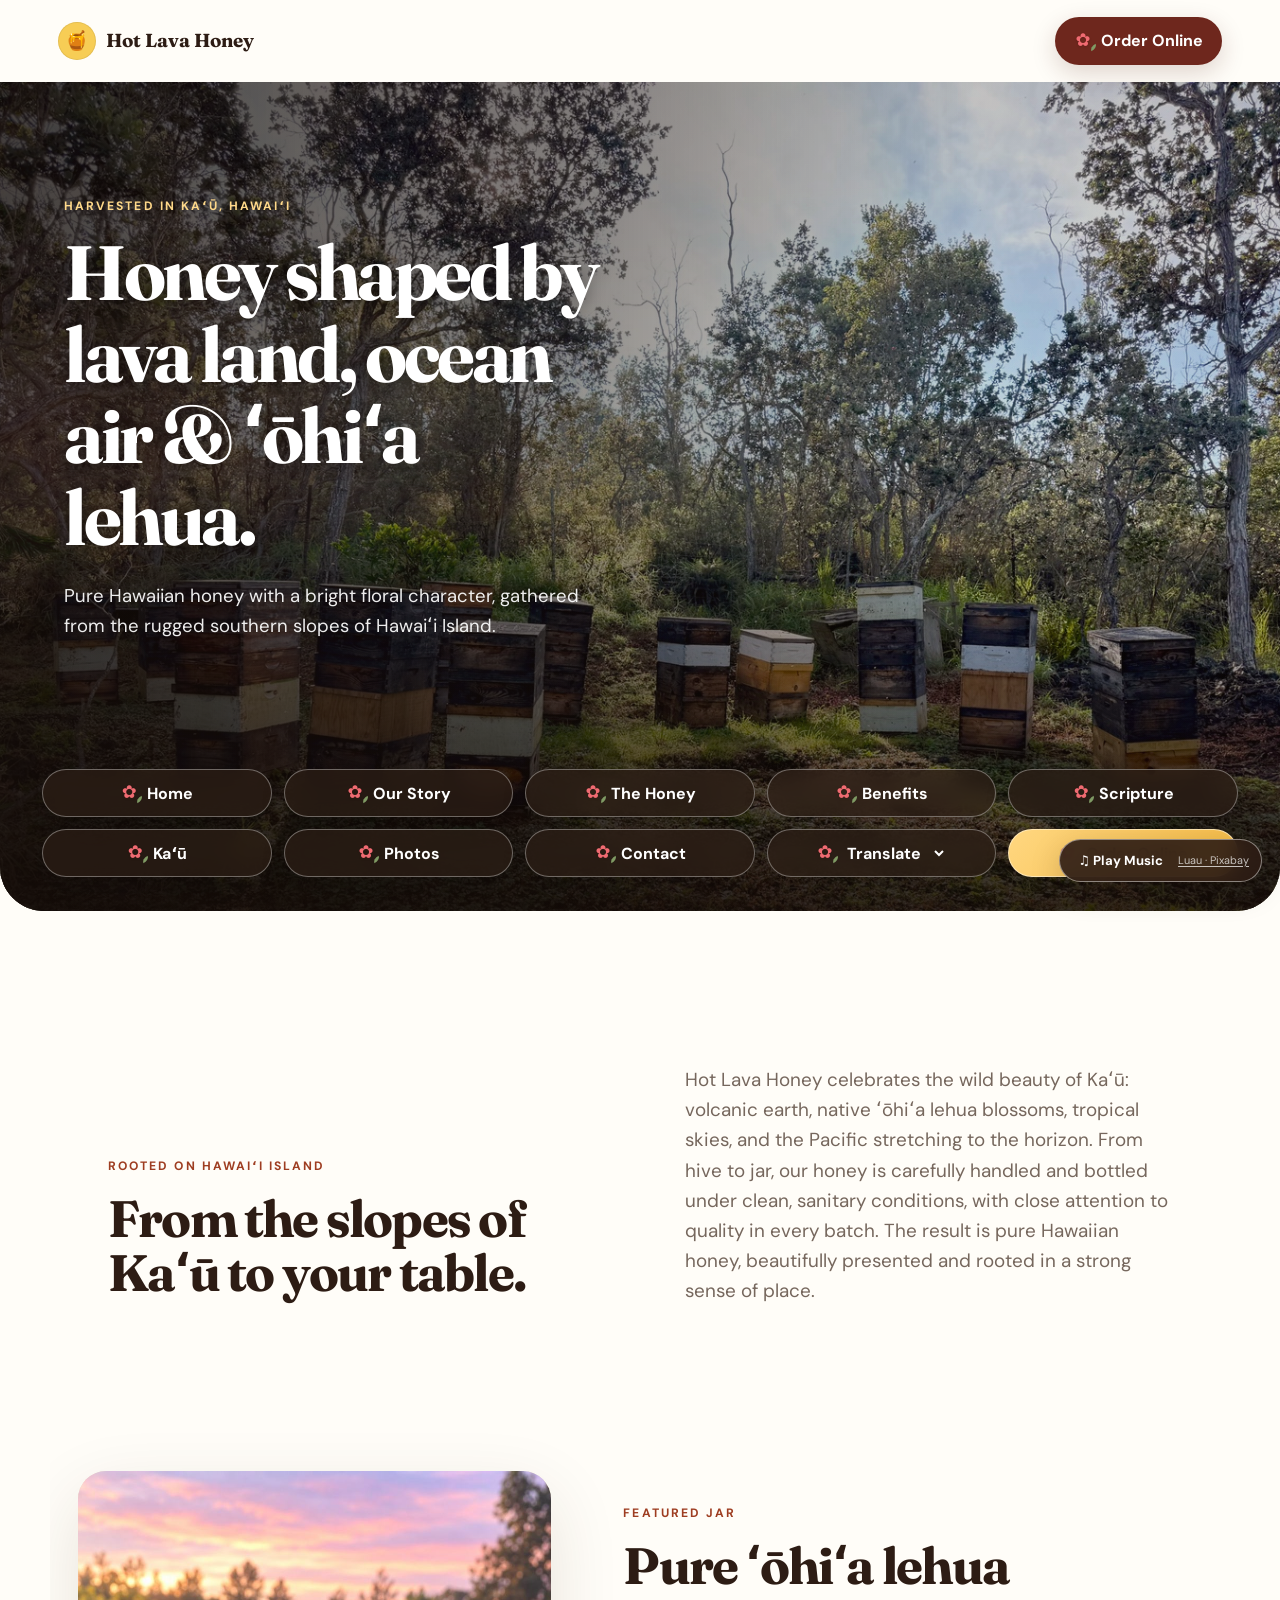
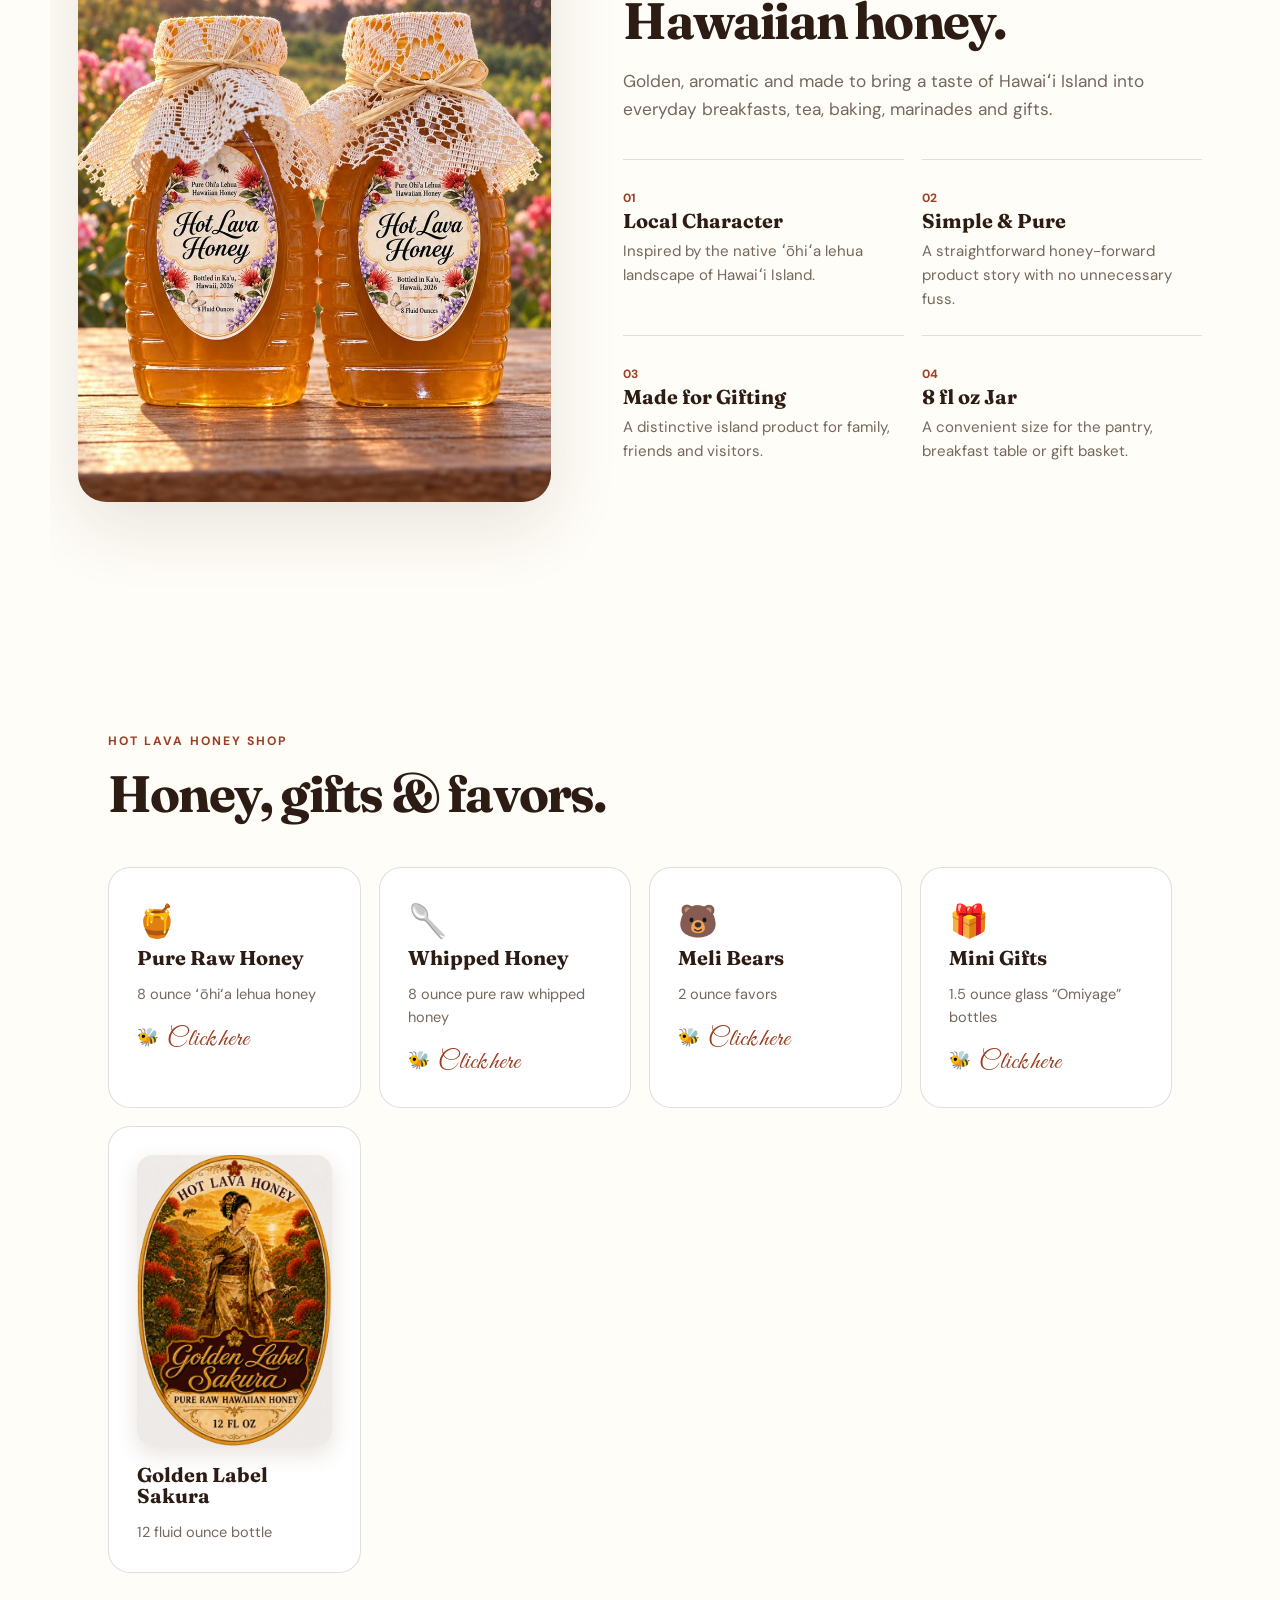
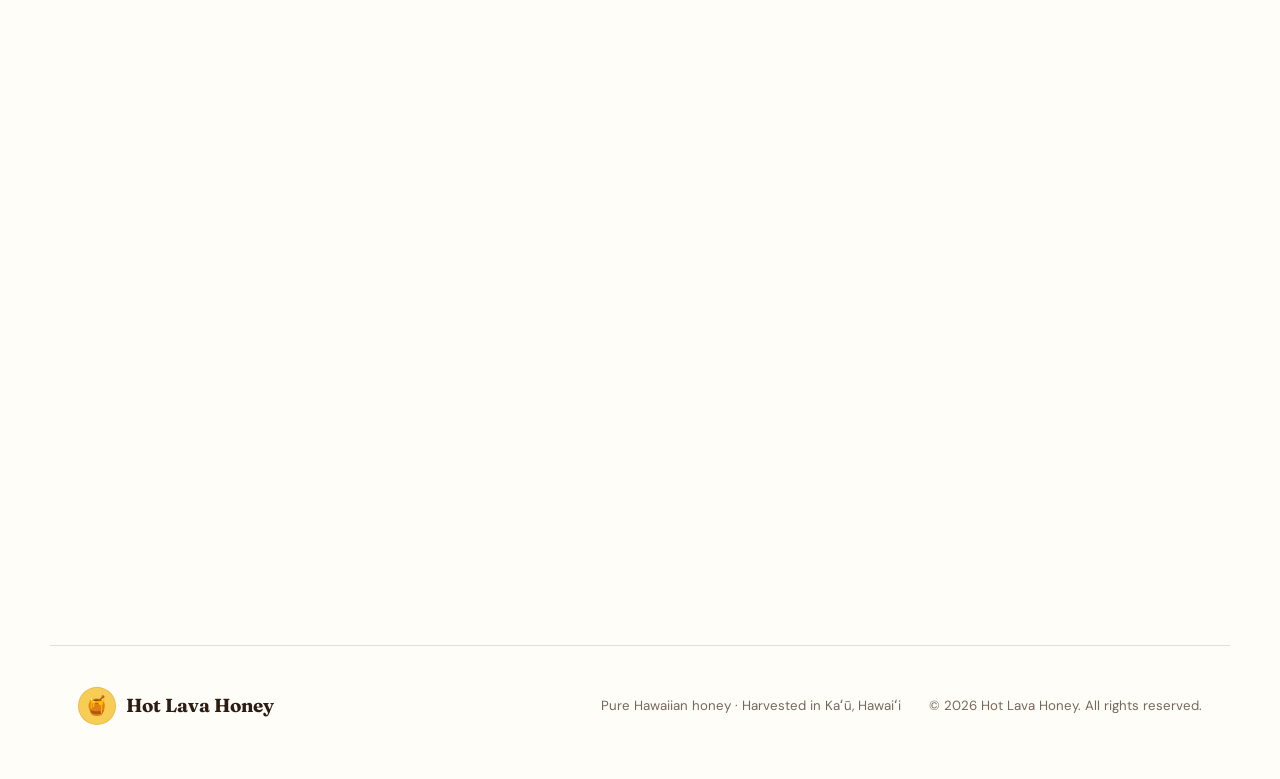
<file: index.html>
<!DOCTYPE html>
<html lang="en">
<head>
  <meta charset="UTF-8" />
  <meta name="viewport" content="width=device-width, initial-scale=1.0" />
  <title>Hot Lava Honey | Pure ʻŌhiʻa Lehua Hawaiian Honey from Kaʻū</title>
  <meta name="description" content="Hot Lava Honey offers pure ʻōhiʻa lehua Hawaiian honey harvested in Kaʻū on Hawaiʻi Island. See our hives, honey jars, story and contact information." />
  <meta name="keywords" content="Hot Lava Honey, Ka'u honey, Kaʻū honey, ohia lehua honey, ʻōhiʻa lehua honey, Hawaiian honey, Big Island honey, Hawaii Island honey, Ocean View Hawaii honey" />
  <meta name="robots" content="index,follow,max-image-preview:large" />
  <meta name="author" content="Hot Lava Honey" />
  <meta name="theme-color" content="#1b120b" />
  <link rel="canonical" href="https://hotlava1.github.io/Hot-Lava-Honey/" />

  <meta property="og:type" content="website" />
  <meta property="og:site_name" content="Hot Lava Honey" />
  <meta property="og:url" content="https://hotlava1.github.io/Hot-Lava-Honey/" />
  <meta property="og:title" content="Hot Lava Honey | Kaʻū, Hawaiʻi" />
  <meta property="og:description" content="Pure ʻōhiʻa lehua Hawaiian honey harvested in Kaʻū on Hawaiʻi Island." />
  <meta property="og:image" content="hot-lava-honey-label.jpeg" />
  <meta property="og:locale" content="en_US" />

  <meta name="twitter:card" content="summary_large_image" />
  <meta name="twitter:title" content="Hot Lava Honey | Kaʻū, Hawaiʻi" />
  <meta name="twitter:description" content="Pure ʻōhiʻa lehua Hawaiian honey harvested in Kaʻū on Hawaiʻi Island." />
  <meta name="twitter:image" content="hot-lava-honey-label.jpeg" />

  <script type="application/ld+json">
  {
    "@context": "https://schema.org",
    "@type": "LocalBusiness",
    "name": "Hot Lava Honey",
    "description": "Pure ʻōhiʻa lehua Hawaiian honey harvested in Kaʻū on Hawaiʻi Island.",
    "telephone": "+1-808-382-6032",
    "address": {
      "@type": "PostalAddress",
      "postOfficeBoxNumber": "6178",
      "addressLocality": "Ocean View",
      "addressRegion": "HI",
      "postalCode": "96737",
      "addressCountry": "US"
    },
    "areaServed": "Kaʻū, Hawaiʻi",
    "image": [
      "hot-lava-honey-label.jpeg",
      "honey-jar-detail.jpeg",
      "kau-apiary.jpeg"
    ]
  }
  </script>
  <link rel="preconnect" href="https://fonts.googleapis.com">
  <link rel="preconnect" href="https://fonts.gstatic.com" crossorigin>
  <link href="https://fonts.googleapis.com/css2?family=DM+Sans:wght@400;500;600;700&family=Fraunces:opsz,wght@9..144,600;9..144,700&family=Great+Vibes&display=swap" rel="stylesheet">
  <link rel="stylesheet" href="styles.css?v=20260815-perf" />
</head>
<body>
  <header class="site-header video-site-header">
    <a class="brand" href="#home" aria-label="Hot Lava Honey home">
      <span class="brand-mark" aria-hidden="true">🍯</span>
      <span>Hot Lava Honey</span>
    </a>
    <a class="header-order-link" href="order.html">
      <span class="ohia-nav-flower" aria-hidden="true">✿</span>
      <span>Order Online</span>
    </a>
  </header>

  <main>
    <section class="hero hero-video" id="home" aria-label="Welcome to Hot Lava Honey">
      <video class="hero-video-media" muted loop playsinline preload="none" poster="kau-apiary.jpeg" aria-label="A walk through the Hot Lava Honey apiary in Kaʻū">
        <source src="hot-lava-honey-apiary-walk-refined.mp4" type="video/mp4" />
        Your browser does not support embedded video.
      </video>
      <div class="hero-video-shade" aria-hidden="true"></div>

      <div class="hero-video-content">
        <p class="eyebrow">Harvested in Kaʻū, Hawaiʻi</p>
        <h1>Honey shaped by lava land, ocean air & ʻōhiʻa lehua.</h1>
        <p class="hero-text">Pure Hawaiian honey with a bright floral character, gathered from the rugged southern slopes of Hawaiʻi Island.</p>
      </div>

      <nav class="hero-flower-nav" aria-label="Explore Hot Lava Honey">
        <a class="hero-nav-button" href="#home"><span class="ohia-nav-flower" aria-hidden="true">✿</span><span>Home</span></a>
        <a class="hero-nav-button" href="#story"><span class="ohia-nav-flower" aria-hidden="true">✿</span><span>Our Story</span></a>
        <a class="hero-nav-button" href="honey.html"><span class="ohia-nav-flower" aria-hidden="true">✿</span><span>The Honey</span></a>
        <a class="hero-nav-button" href="#benefits"><span class="ohia-nav-flower" aria-hidden="true">✿</span><span>Benefits</span></a>
        <a class="hero-nav-button" href="scripture.html"><span class="ohia-nav-flower" aria-hidden="true">✿</span><span>Scripture</span></a>
        <a class="hero-nav-button" href="#kau"><span class="ohia-nav-flower" aria-hidden="true">✿</span><span>Kaʻū</span></a>
        <a class="hero-nav-button" href="#gallery"><span class="ohia-nav-flower" aria-hidden="true">✿</span><span>Photos</span></a>
        <a class="hero-nav-button" href="order.html"><span class="ohia-nav-flower" aria-hidden="true">✿</span><span>Contact</span></a>
        <label class="hero-nav-button hero-language-picker" for="language-select">
          <span class="ohia-nav-flower" aria-hidden="true">✿</span>
          <span class="sr-only">Translate this website</span>
          <select id="language-select" aria-label="Translate this website">
            <option value="">Translate</option>
            <option value="en">English</option>
            <option value="es">Español</option>
            <option value="ja">日本語</option>
            <option value="tl">Filipino</option>
            <option value="haw">ʻŌlelo Hawaiʻi</option>
            <option value="zh-CN">中文</option>
            <option value="ko">한국어</option>
            <option value="fr">Français</option>
            <option value="de">Deutsch</option>
            <option value="pt">Português</option>
            <option value="it">Italiano</option>
            <option value="ar">العربية</option>
            <option value="hi">हिन्दी</option>
          </select>
        </label>
        <a class="hero-nav-button hero-nav-order" href="order.html"><span class="ohia-nav-flower" aria-hidden="true">✿</span><span>Order Online</span></a>
      </nav>
    </section>

    <section class="intro" id="story">
      <div>
        <p class="eyebrow">Rooted on Hawaiʻi Island</p>
        <h2>From the slopes of Kaʻū to your table.</h2>
      </div>
      <p>Hot Lava Honey celebrates the wild beauty of Kaʻū: volcanic earth, native ʻōhiʻa lehua blossoms, tropical skies, and the Pacific stretching to the horizon. From hive to jar, our honey is carefully handled and bottled under clean, sanitary conditions, with close attention to quality in every batch. The result is pure Hawaiian honey, beautifully presented and rooted in a strong sense of place.</p>
    </section>
    <section class="product-section" id="honey">
      <figure class="product-photo-card">
        <img src="hot-lava-ohia-8oz-sunset.jpg" loading="lazy" decoding="async" alt="Two 8-ounce Hot Lava Honey ʻōhiʻa lehua bottles with ivory lace covers against a pink Kaʻū sunset" />
      </figure>
      <div class="product-copy">
        <p class="eyebrow">Featured Jar</p>
        <h2>Pure ʻōhiʻa lehua Hawaiian honey.</h2>
        <p>Golden, aromatic and made to bring a taste of Hawaiʻi Island into everyday breakfasts, tea, baking, marinades and gifts.</p>
        <div class="feature-grid">
          <article><span>01</span><h3>Local Character</h3><p>Inspired by the native ʻōhiʻa lehua landscape of Hawaiʻi Island.</p></article>
          <article><span>02</span><h3>Simple & Pure</h3><p>A straightforward honey-forward product story with no unnecessary fuss.</p></article>
          <article><span>03</span><h3>Made for Gifting</h3><p>A distinctive island product for family, friends and visitors.</p></article>
          <article><span>04</span><h3>8 fl oz Jar</h3><p>A convenient size for the pantry, breakfast table or gift basket.</p></article>
        </div>
      </div>
    </section>



    <section class="uses-section" id="merchandise">
      <p class="eyebrow">Hot Lava Honey Shop</p>
      <h2>Honey, gifts &amp; favors.</h2>
      <div class="uses-grid">
        <a class="product-card-link" href="order.html#raw-8oz" aria-label="View Pure Raw Honey on the order page"><article><span>🍯</span><h3>Pure Raw Honey</h3><p>8 ounce ʻōhiʻa lehua honey</p><span class="product-card-cue"><span aria-hidden="true">🐝</span> Click here</span></article></a>
        <a class="product-card-link" href="order.html#whipped-8oz" aria-label="View Whipped Honey on the order page"><article><span>🥄</span><h3>Whipped Honey</h3><p>8 ounce pure raw whipped honey</p><span class="product-card-cue"><span aria-hidden="true">🐝</span> Click here</span></article></a>
        <a class="product-card-link" href="order.html#meli-bears" aria-label="View Meli Bears on the order page"><article><span>🐻</span><h3>Meli Bears</h3><p>2 ounce favors</p><span class="product-card-cue"><span aria-hidden="true">🐝</span> Click here</span></article></a>
        <a class="product-card-link" href="order.html#omiyage-mini" aria-label="View Mini Gifts on the order page"><article><span>🎁</span><h3>Mini Gifts</h3><p>1.5 ounce glass “Omiyage” bottles</p><span class="product-card-cue"><span aria-hidden="true">🐝</span> Click here</span></article></a>
        <article class="sakura-product-card"><img class="uses-product-photo" src="hot-lava-golden-sakura-label.jpg?v=20260902-visible" width="960" height="1440" alt="Hot Lava Honey Golden Label Sakura artwork featuring a woman with a fan, honeybees and red ʻōhiʻa lehua blossoms" loading="eager" decoding="async" fetchpriority="high" /><h3>Golden Label Sakura</h3><p>12 fluid ounce bottle</p></article>
      </div>
    </section>

    <section class="photo-story" id="gallery">
      <div class="photo-story-heading">
        <p class="eyebrow">From Hive to Jar</p>
        <h2>Real honey. Real hives. Grown in Kaʻū.</h2>
        <p>Take a closer look at Hot Lava Honey—from the apiary in Hawaiʻi Island forest country to the finished jars dressed by hand.</p>
      </div>
      <div class="photo-grid">
        <figure class="photo-large">
          <img src="kau-apiary.jpeg" alt="Hot Lava Honey beehives in a wooded Kaʻū apiary" loading="lazy" decoding="async" />
          <figcaption><strong>The apiary</strong><span>Hives surrounded by the rugged vegetation of Kaʻū.</span></figcaption>
        </figure>
        <figure>
          <img src="67298B7D-8E40-40AB-A45B-10557E728C44.png" alt="Three hand-finished Hot Lava Honey jars with red-and-white cloth covers and raffia bows" loading="lazy" decoding="async" />
          <figcaption><strong>Ready to share</strong><span>Hand-finished jars of pure Hawaiian honey.</span></figcaption>
        </figure>
        <figure class="omiyage-gallery">
          <img src="hot-lava-omiyage-sunset.jpg" alt="Six blue gingham covered Hot Lava Honey Omiyage mini jars arranged in tiers against a pink Kaʻū sunset" loading="lazy" decoding="async" />
          <figcaption><strong>Omiyage gifts</strong><span>Blue gingham mini jars dressed by hand for sharing.</span></figcaption>
        </figure>
        <figure>
          <img src="golden-honey-jars.jpeg" alt="Rows of clear jars filled with golden Hot Lava Honey" loading="lazy" decoding="async" />
          <figcaption><strong>Golden harvest</strong><span>Fresh jars showing the warm natural color of our Hawaiian honey.</span></figcaption>
        </figure>
      </div>
    </section>
    <section class="place-section" id="kau">
      <div class="place-copy">
        <p class="eyebrow light">A Sense of Place</p>
        <h2>Kaʻū is part of the flavor.</h2>
        <p>Our visual identity comes from the dramatic landscape of southern Hawaiʻi Island: volcanic ridgelines, ʻōhiʻa lehua, open pasture, ocean views and cotton-candy skies at sunrise and sunset.</p>
      </div>
      <div class="place-stats">
        <div><strong>Hawaiʻi</strong><span>Island grown identity</span></div>
        <div><strong>Kaʻū</strong><span>Harvested locally</span></div>
        <div><strong>ʻŌhiʻa</strong><span>Signature floral inspiration</span></div>
      </div>
    </section>

    <section class="benefits-section" id="benefits" aria-labelledby="benefits-title">
      <div class="benefits-heading">
        <div>
          <p class="eyebrow">Sweetness With Substance</p>
          <h2 id="benefits-title">A golden gift from Hawaiian blossoms.</h2>
        </div>
        <p>Hot Lava Honey carries the fragrance and character of Kaʻū’s remarkable landscape. Beyond its lush flavor, honey contains naturally occurring plant compounds and offers a simple, time-honored way to add sweetness, comfort and quick energy to everyday moments.</p>
      </div>
      <div class="benefits-grid">
        <article>
          <span aria-hidden="true">✦</span>
          <h3>Naturally occurring antioxidants</h3>
          <p>Honey contains phenolic compounds and flavonoids associated with antioxidant activity. Their amounts and character vary with the flowers, geography and season that shaped each harvest.</p>
        </article>
        <article>
          <span aria-hidden="true">🌺</span>
          <h3>Floral character from Hawaiʻi</h3>
          <p>ʻŌhiʻa lehua and the diverse blossoms of Kaʻū give Hawaiian honey its sense of place—an aromatic, nuanced sweetness that can make a small drizzle feel genuinely special.</p>
        </article>
        <article>
          <span aria-hidden="true">☀️</span>
          <h3>Quick, natural energy</h3>
          <p>Honey’s naturally occurring carbohydrates provide readily available energy. Enjoy a spoonful before a busy morning, outdoor adventure or whenever you want a bright lift of sweetness.</p>
        </article>
        <article>
          <span aria-hidden="true">🍵</span>
          <h3>A soothing kitchen ritual</h3>
          <p>Stirred into warm tea or taken by the spoonful, honey can feel wonderfully soothing on an occasional scratchy throat. It is comfort food in its simplest form.</p>
        </article>
        <article>
          <span aria-hidden="true">🥄</span>
          <h3>A little goes a long way</h3>
          <p>Its full-bodied flavor brings depth to fruit, yogurt, toast, marinades and dressings. Because honey is still a source of sugar, savoring it in modest amounts is the sweetest approach.</p>
        </article>
      </div>
      <div class="benefits-note">
        <strong>Good to know:</strong>
        <span>Honey is a food, not a treatment or cure. Never give honey to a child younger than 12 months because of the risk of infant botulism. Individual honey composition varies by floral source and harvest.</span>
      </div>
      <p class="benefits-sources">Learn more from the <a href="https://pubmed.ncbi.nlm.nih.gov/34829570/" target="_blank" rel="noopener noreferrer">National Library of Medicine</a> and <a href="https://www.cdc.gov/infant-toddler-nutrition/foods-and-drinks/foods-and-drinks-to-avoid-or-limit.html" target="_blank" rel="noopener noreferrer">CDC infant-feeding guidance</a>.</p>
    </section>

    <section class="uses-section">
      <p class="eyebrow">Enjoy It Your Way</p>
      <h2>One jar. Plenty of aloha.</h2>
      <div class="uses-grid">
        <article><span>☕</span><h3>Morning</h3><p>Drizzle into coffee or tea, or spoon over toast and yogurt.</p></article>
        <article><span>🥞</span><h3>Breakfast</h3><p>Pour over pancakes, waffles, fruit and warm biscuits.</p></article>
        <article><span>🍽️</span><h3>Cooking</h3><p>Use in glazes, vinaigrettes, marinades and baked dishes.</p></article>
        <article><span>🎁</span><h3>Gifting</h3><p>Bring home a sweet reminder of Hawaiʻi Island.</p></article>
      </div>
    </section>

  </main>

  <footer>
    <div class="brand footer-brand"><span class="brand-mark">🍯</span><span>Hot Lava Honey</span></div>
    <p>Pure Hawaiian honey · Harvested in Kaʻū, Hawaiʻi</p>
    <p>© <span id="year"></span> Hot Lava Honey. All rights reserved.</p>
  </footer>

  <script src="script.js"></script>
  <div class="music-control" role="group" aria-label="Background music controls">
    <audio id="site-music" loop preload="none">
      <source src="luau-background.mp3" type="audio/mpeg">
    </audio>
    <button id="music-toggle" type="button" aria-pressed="false">♫ Play Music</button>
    <a class="music-credit" href="https://pixabay.com/music/island-luau-144121/" target="_blank" rel="noopener noreferrer" aria-label="Luau by Matthew Mike Music on Pixabay">Luau · Pixabay</a>
  </div>
  <script src="music.js"></script>
</body>
</html>
</file>
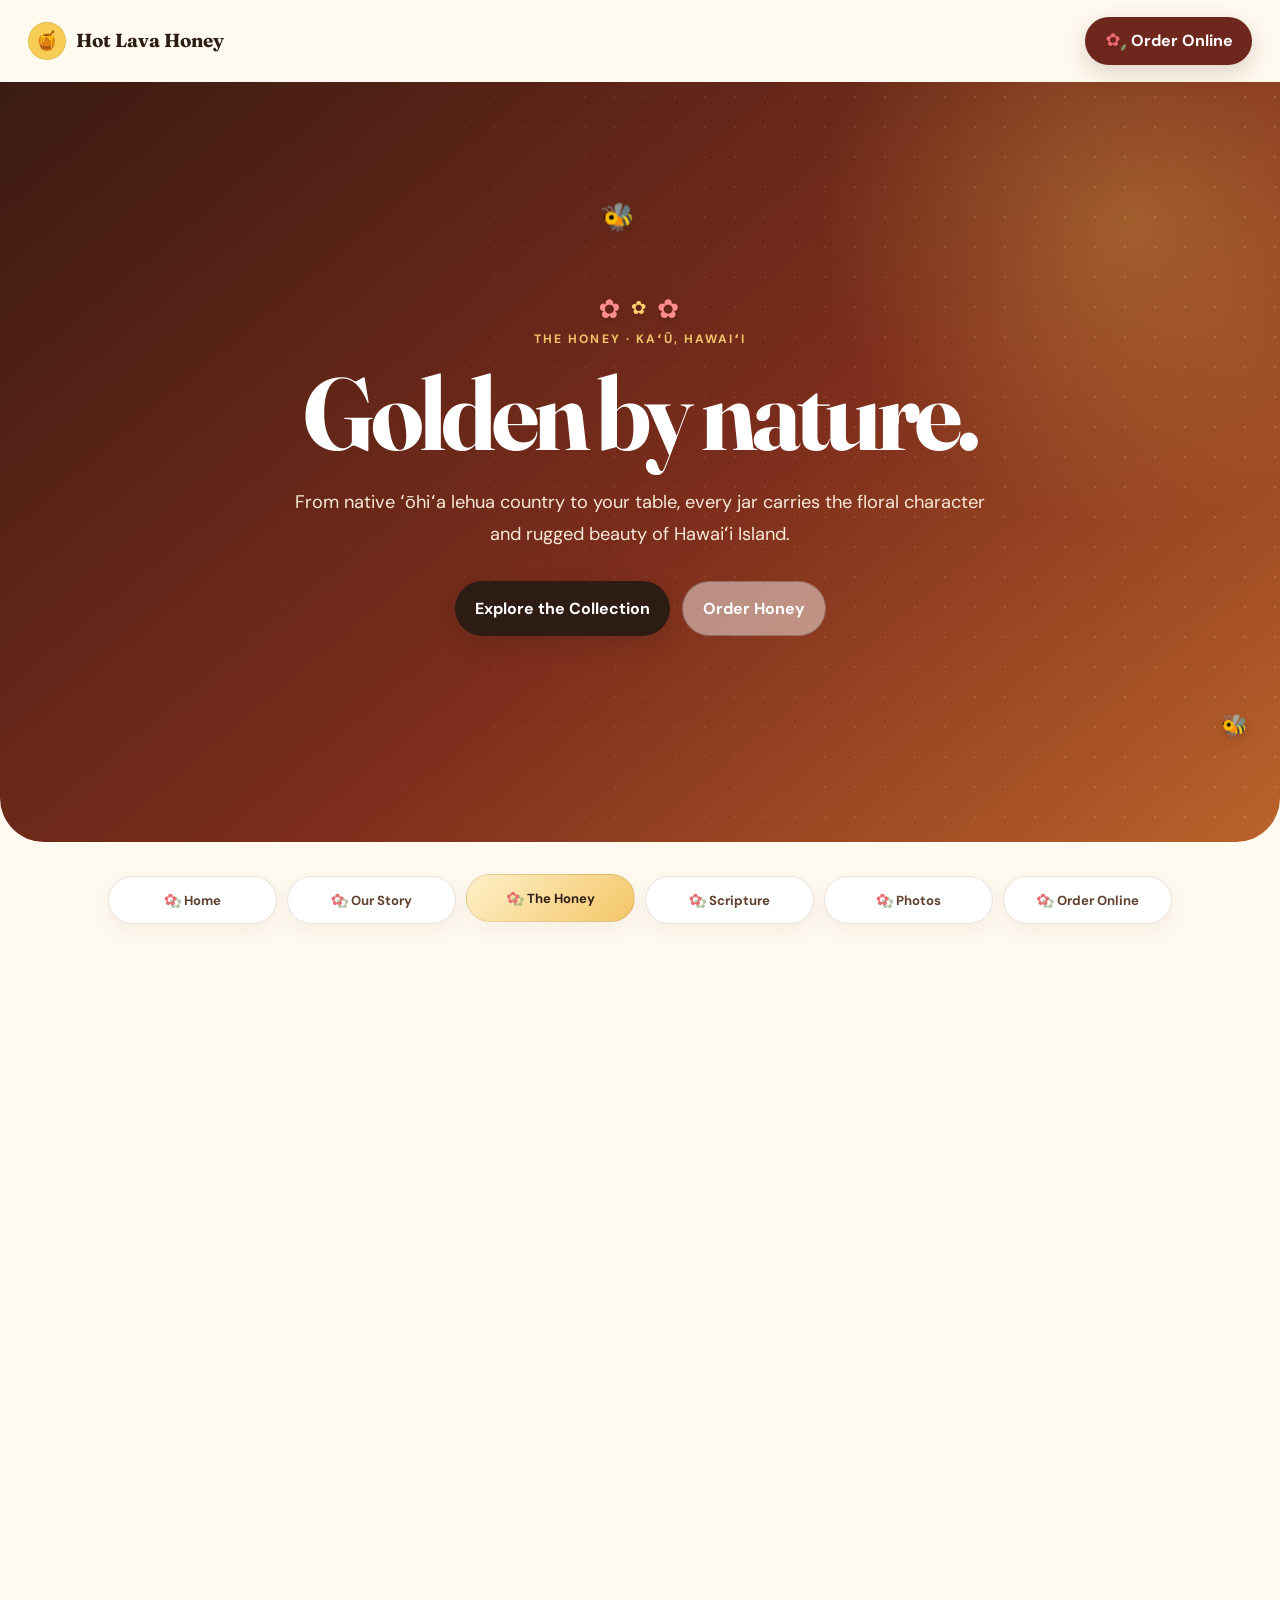
<file: honey.html>
<!DOCTYPE html>
<html lang="en">
<head>
  <meta charset="UTF-8" />
  <meta name="viewport" content="width=device-width, initial-scale=1.0" />
  <title>Our Hawaiian Honey | Hot Lava Honey</title>
  <meta name="description" content="Discover Hot Lava Honey's pure raw and whipped ʻōhiʻa lehua Hawaiian honey, Meli Bear favors and mini honey gifts from Kaʻū, Hawaiʻi." />
  <meta name="keywords" content="raw Hawaiian honey, raw Hawaii honey, ʻōhiʻa lehua honey, ohia lehua honey, Kaʻū honey, Big Island honey, Hawaii Island honey, small batch honey" />
  <meta name="robots" content="index,follow,max-image-preview:large" />
  <link rel="canonical" href="https://hotlava1.github.io/Hot-Lava-Honey/honey.html" />
  <meta name="theme-color" content="#5f2619" />
  <meta property="og:type" content="website" /><meta property="og:site_name" content="Hot Lava Honey" />
  <meta property="og:url" content="https://hotlava1.github.io/Hot-Lava-Honey/honey.html" />
  <meta property="og:title" content="Our Hawaiian Honey | Hot Lava Honey" />
  <meta property="og:description" content="Pure, raw Hawaiian honey and small-batch gifts rooted in Kaʻū." />
  <meta property="og:image" content="hot-lava-honey-featured-retouched.jpg" />
  <link rel="preconnect" href="https://fonts.googleapis.com"><link rel="preconnect" href="https://fonts.gstatic.com" crossorigin>
  <link href="https://fonts.googleapis.com/css2?family=DM+Sans:wght@400;500;600;700&family=Fraunces:opsz,wght@9..144,600;9..144,700&display=swap" rel="stylesheet">
  <link rel="stylesheet" href="styles.css?v=20260815-perf" /><link rel="stylesheet" href="honey.css?v=20260903-bear-full" />
</head>
<body class="honey-page">
  <header class="site-header honey-header video-site-header">
    <a class="brand" href="index.html" aria-label="Hot Lava Honey home"><span class="brand-mark" aria-hidden="true">🍯</span><span>Hot Lava Honey</span></a>
    <a class="header-order-link" href="order.html"><span class="ohia-nav-flower" aria-hidden="true">✿</span><span>Order Online</span></a>
  </header>
  <main>
    <section class="honey-hero" aria-labelledby="honey-title">
      <span class="page-bee bee-one" aria-hidden="true">🐝</span><span class="page-bee bee-two" aria-hidden="true">🐝</span>
      <div class="honey-hero-copy">
        <div class="flower-crown" aria-hidden="true"><span>✿</span><span>✿</span><span>✿</span></div>
        <p class="eyebrow light">The Honey · Kaʻū, Hawaiʻi</p><h1 id="honey-title">Golden by nature.</h1>
        <p>From native ʻōhiʻa lehua country to your table, every jar carries the floral character and rugged beauty of Hawaiʻi Island.</p>
        <div class="honey-hero-actions"><a class="button button-primary" href="#collection">Explore the Collection</a><a class="button button-secondary" href="order.html">Order Honey</a></div>
      </div>
    </section>
    <nav class="honey-flower-nav" aria-label="Explore Hot Lava Honey">
      <a href="index.html"><span aria-hidden="true">✿</span>Home</a><a href="index.html#story"><span aria-hidden="true">✿</span>Our Story</a><a class="current" href="honey.html" aria-current="page"><span aria-hidden="true">✿</span>The Honey</a><a href="scripture.html"><span aria-hidden="true">✿</span>Scripture</a><a href="index.html#gallery"><span aria-hidden="true">✿</span>Photos</a><a href="order.html"><span aria-hidden="true">✿</span>Order Online</a>
    </nav>
    <section class="honey-intro" aria-labelledby="pure-title">
      <div><p class="eyebrow">Pure &amp; Rooted in Place</p><h2 id="pure-title">A taste shaped by ʻōhiʻa lehua country.</h2></div>
      <div class="flower-points"><p>Golden and aromatic, our Hawaiian honey is carefully handled in small batches and bottled under clean, sanitary conditions.</p><ul><li>Harvested in Kaʻū on Hawaiʻi Island</li><li>Nothing added—simply pure honey</li><li>Floral character inspired by native ʻōhiʻa lehua</li><li>Made for breakfast, cooking, gifting and sharing</li></ul></div>
    </section>
    <section class="honey-collection" id="collection" aria-labelledby="collection-title">
      <span class="page-bee bee-three" aria-hidden="true">🐝</span>
      <div class="section-heading"><div class="flower-crown small" aria-hidden="true"><span>✿</span><span>✿</span><span>✿</span></div><p class="eyebrow">Our Current Collection</p><h2 id="collection-title">Honey for the pantry, table and celebration.</h2><p>A closer look at the honey and gifts we make in Kaʻū.</p></div>
      <div class="honey-product-grid">
        <article class="honey-product-card"><div class="product-image-wrap"><img src="80E14CB7-00C9-4199-AA7A-A4E8BA7B8C8E.png" alt="8 ounce jar of Pure Raw ʻŌhiʻa Lehua Hot Lava Honey" loading="lazy" decoding="async" /></div><div class="product-card-copy"><p class="product-kicker">Net wt. 8 oz (226 g)</p><h3>Pure Raw ʻŌhiʻa Lehua Honey</h3><p>Golden, aromatic Hawaiian honey for tea, toast, fruit, breakfast, marinades and a thoughtful island gift.</p></div></article>
        <article class="honey-product-card"><div class="product-image-wrap"><img src="D3349C26-3A58-4DDD-A4FC-BD508AD07B52.png" alt="8 ounce jar of Pure Raw Whipped ʻŌhiʻa Lehua Hot Lava Honey" loading="lazy" decoding="async" /></div><div class="product-card-copy"><p class="product-kicker">Net wt. 8 oz (226 g)</p><h3>Pure Raw Whipped ʻŌhiʻa Lehua Honey</h3><p>Silky and spreadable, with the floral character of Hawaiian honey and a creamy, slow-whipped texture.</p></div></article>
        <article class="honey-product-card"><div class="product-image-wrap"><img class="meli-bear-image" src="meli-bears-floral-labels.jpg?v=20260903-honey-full" width="1268" height="1241" alt="Two 2 ounce Hot Lava Honey Meli Bear bottles with ʻōhiʻa lehua floral labels" loading="lazy" decoding="async" /></div><div class="product-card-copy"><p class="product-kicker">2 oz “Meli Bear”</p><h3>Signature (Hawaiian Honey Bears)</h3><p>Sweet little bottles for celebrations, guest favors, gift baskets and sharing a taste of Hawaiʻi.</p></div></article>
        <article class="honey-product-card"><div class="product-image-wrap"><img src="hot-lava-omiyage-single-sunset.jpg" alt="Single Hot Lava Honey Omiyage mini glass bottle with a blue gingham cover against a pink Kaʻū sunset" loading="lazy" decoding="async" /></div><div class="product-card-copy"><p class="product-kicker">1.5 oz mini glass “Omiyage”</p><h3>Mini Gifts &amp; Favors</h3><p>Petite glass honey bottles for party tables, thank-you gifts, baskets and special occasions.</p></div></article>
      </div>
    </section>
    <section class="honey-ways" aria-labelledby="ways-title"><span class="page-bee bee-four" aria-hidden="true">🐝</span><div class="section-heading"><p class="eyebrow">Enjoy It Your Way</p><h2 id="ways-title">A little aloha in every spoonful.</h2></div><div class="honey-ways-grid"><article><span>✿</span><h3>Morning</h3><p>Swirl into coffee or tea, or spoon over toast, fruit and yogurt.</p></article><article><span>✿</span><h3>Kitchen</h3><p>Bring natural sweetness to glazes, dressings, marinades and baking.</p></article><article><span>✿</span><h3>Gifting</h3><p>Share a beautiful reminder of Kaʻū with family, friends and guests.</p></article></div></section>
    <section class="honey-closing"><div class="flower-crown" aria-hidden="true"><span>✿</span><span>✿</span><span>✿</span></div><p>From the slopes of Kaʻū to your table.</p><div><a class="button button-primary" href="order.html">Shop Hot Lava Honey</a><a class="button button-secondary" href="index.html">Return Home</a></div></section>
  </main>
  <footer><div class="brand footer-brand"><span class="brand-mark">🍯</span><span>Hot Lava Honey</span></div><p>Pure Hawaiian honey · Harvested in Kaʻū, Hawaiʻi</p><p>© <span id="year"></span> Hot Lava Honey. All rights reserved.</p></footer><script src="script.js"></script><script src="honey.js?v=20260814-2"></script>
</body>
</html>
</file>
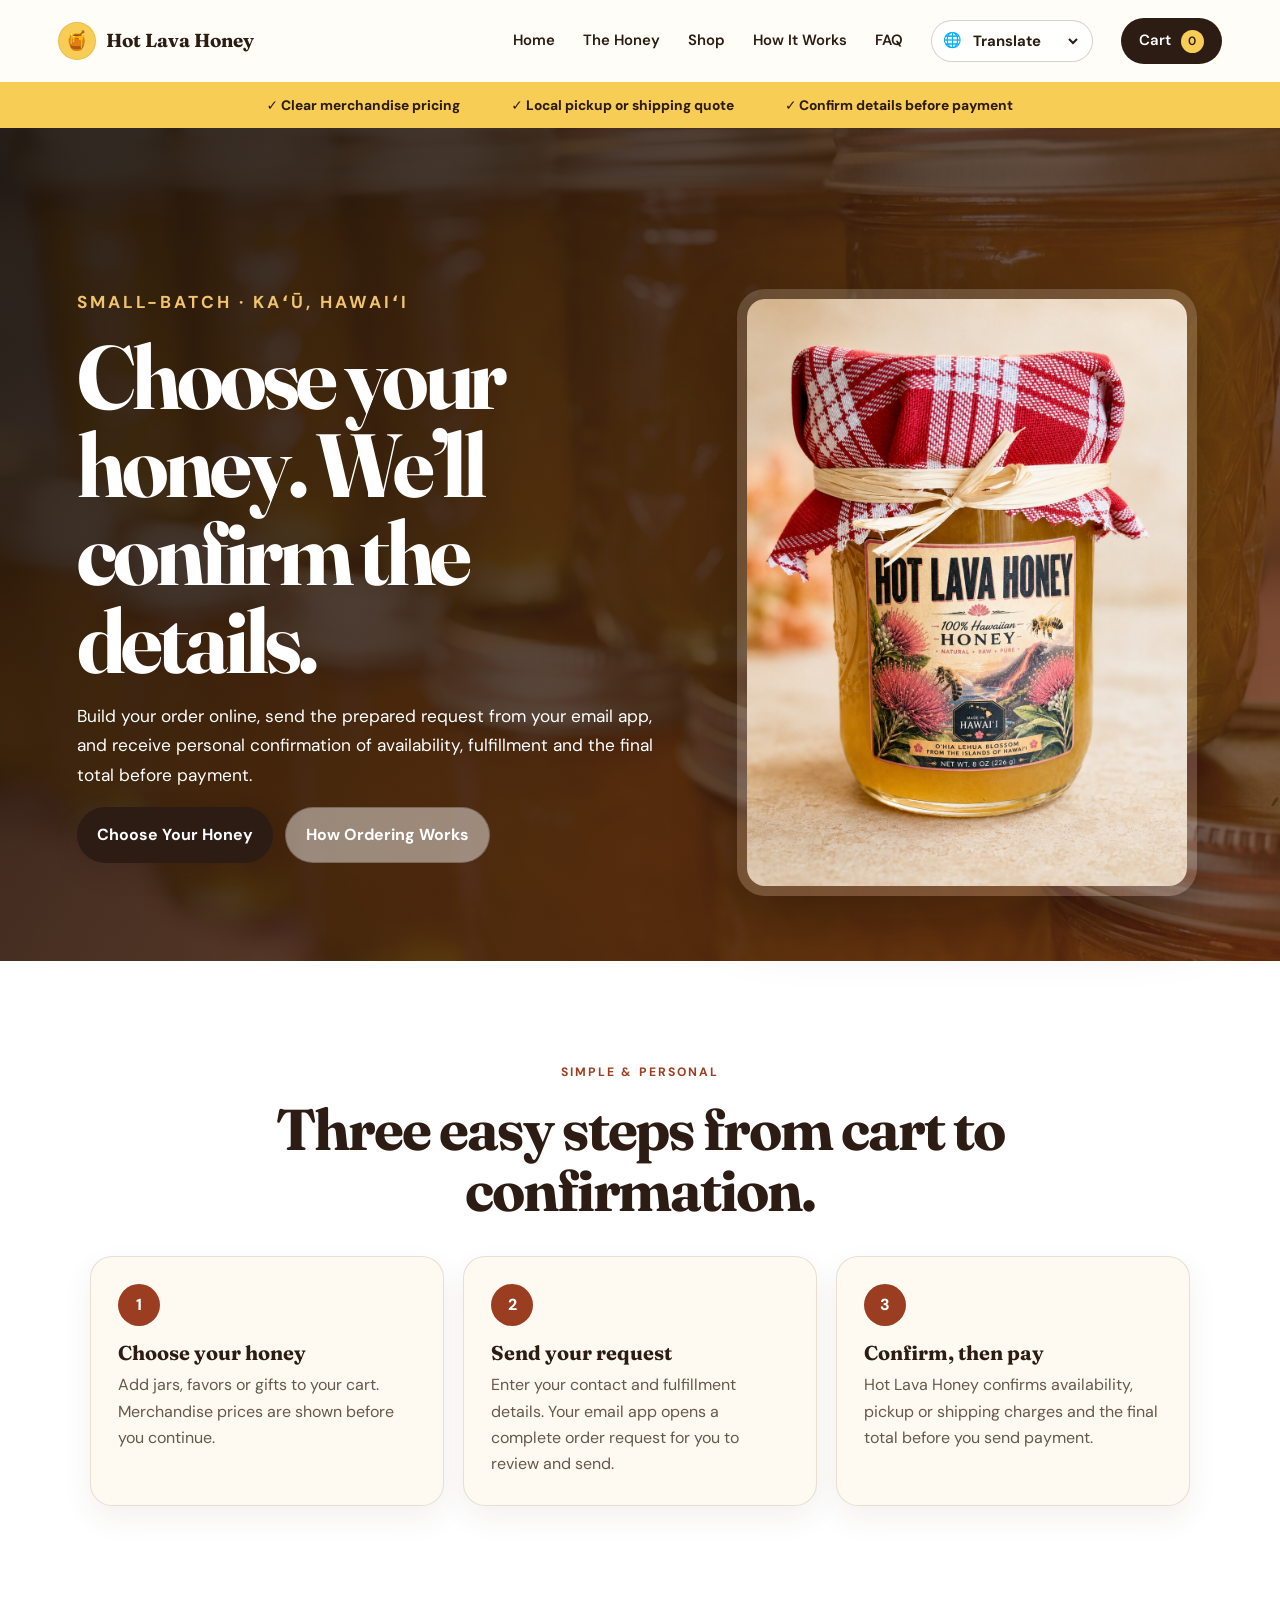
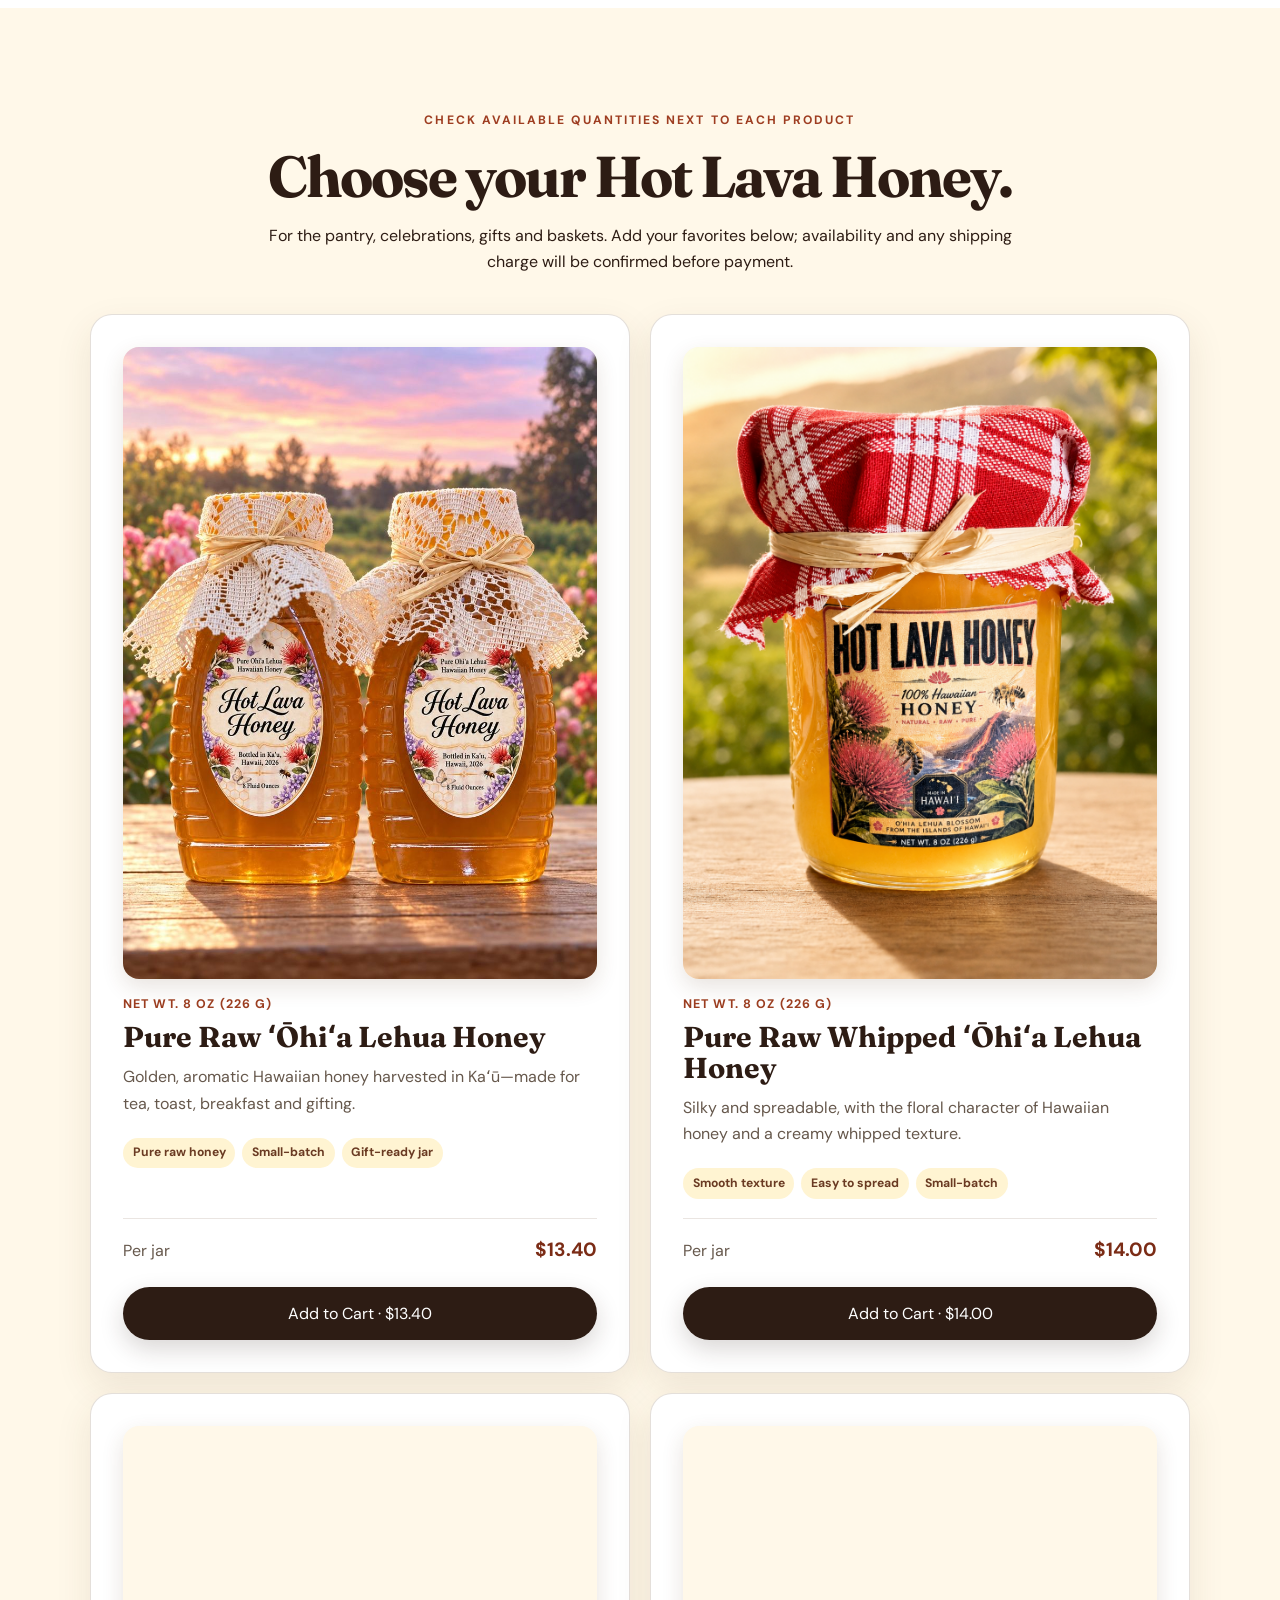
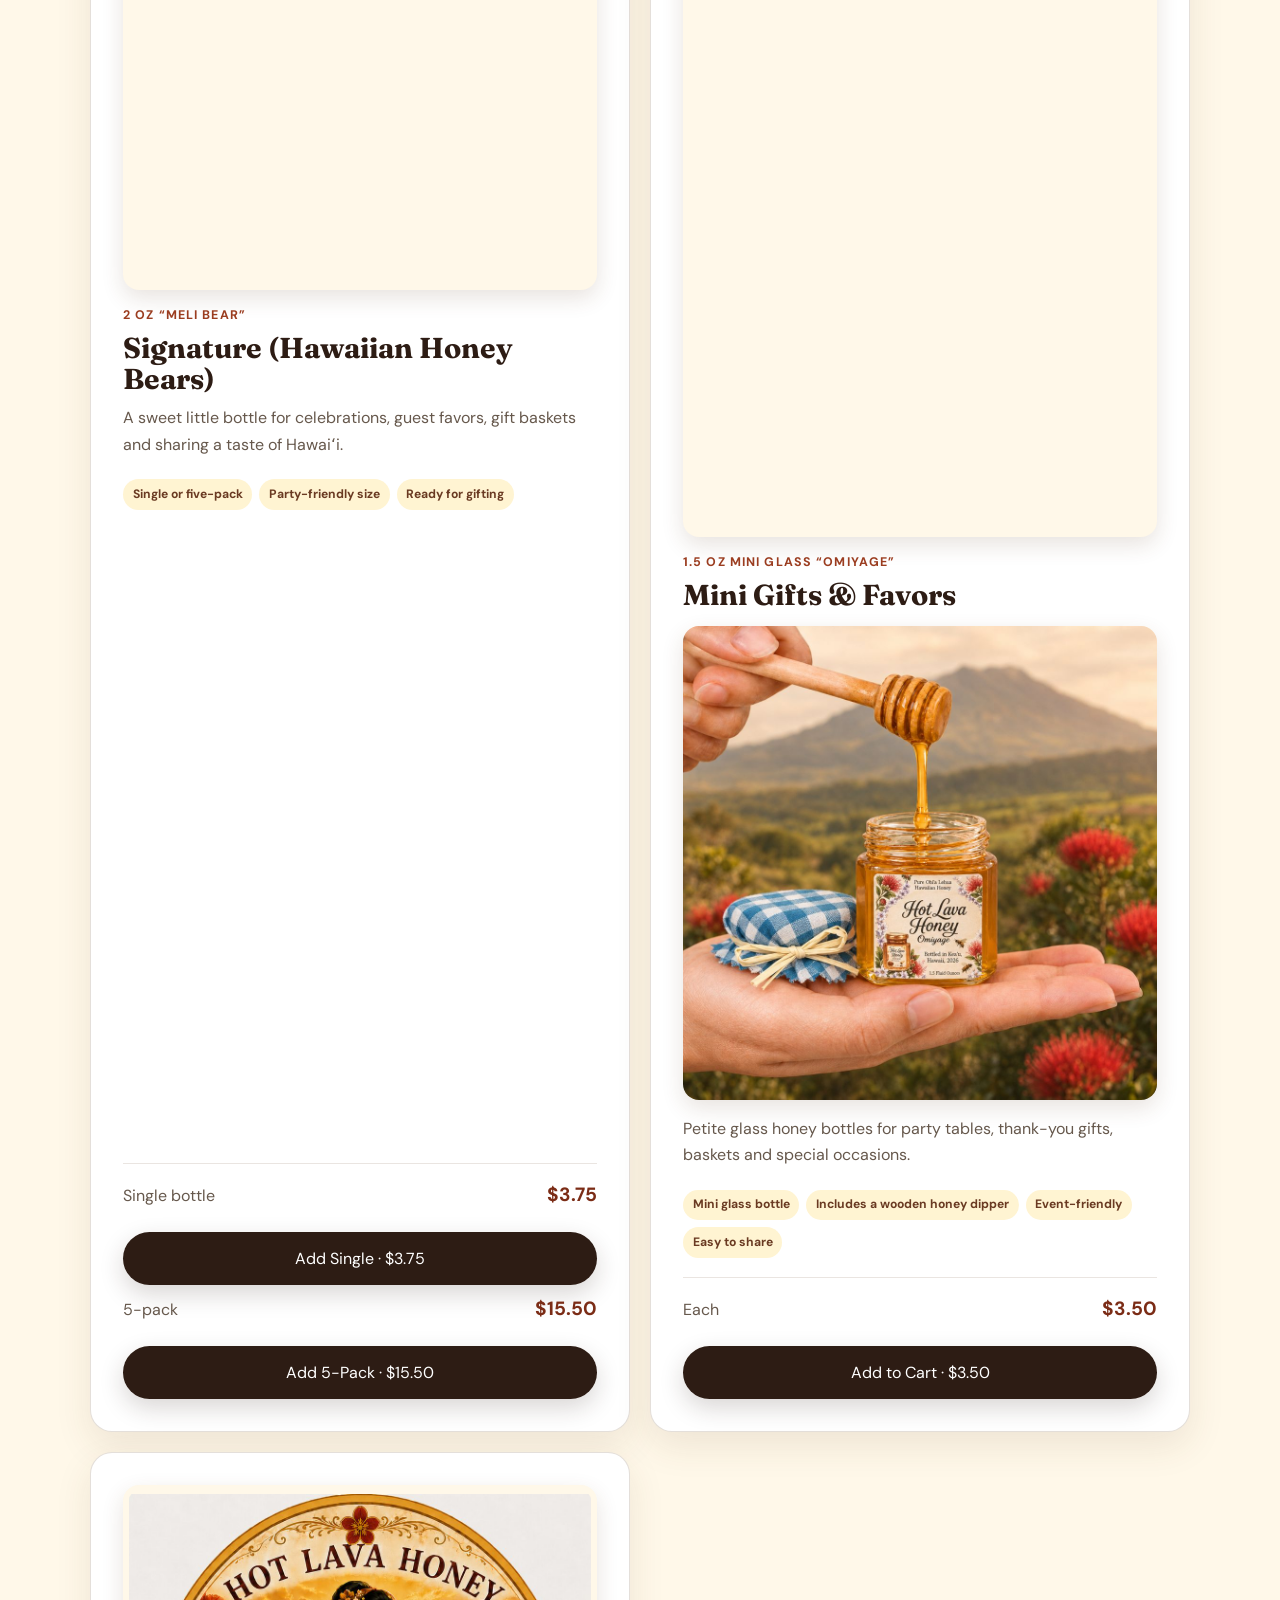
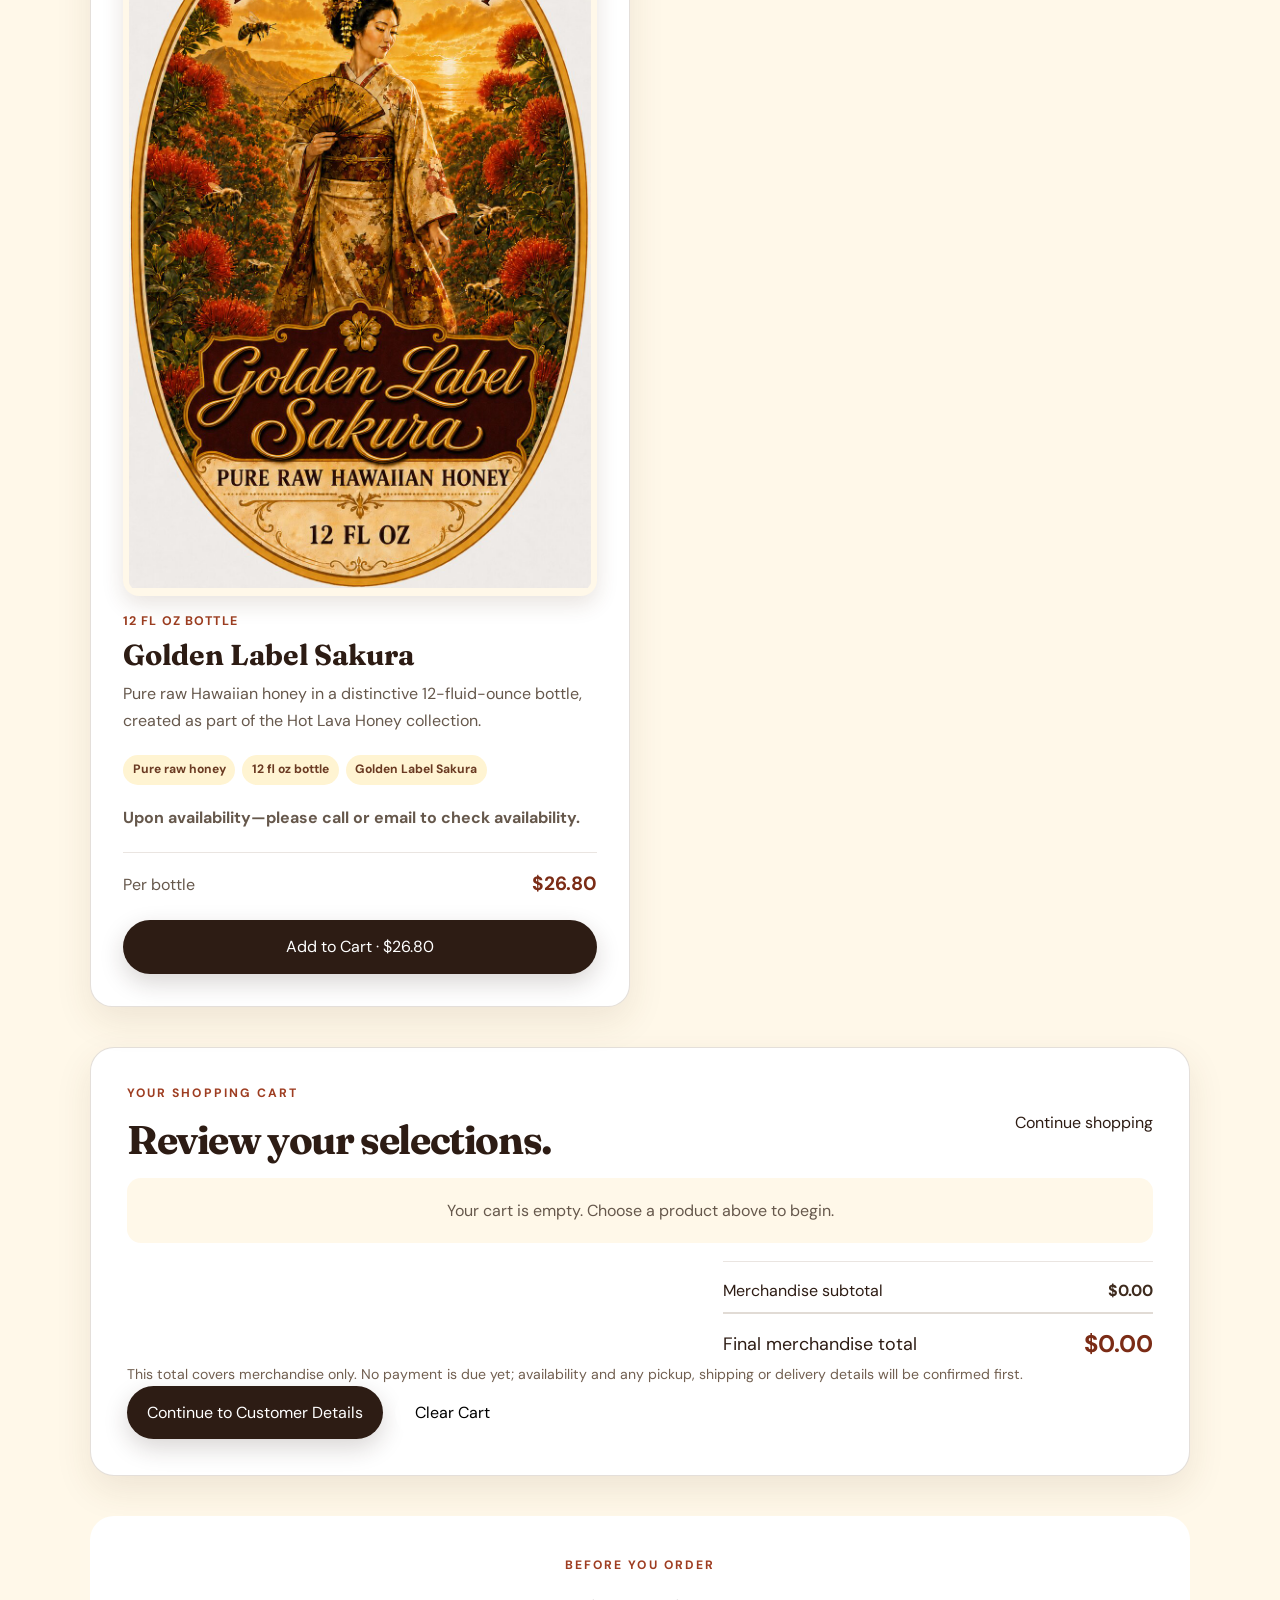
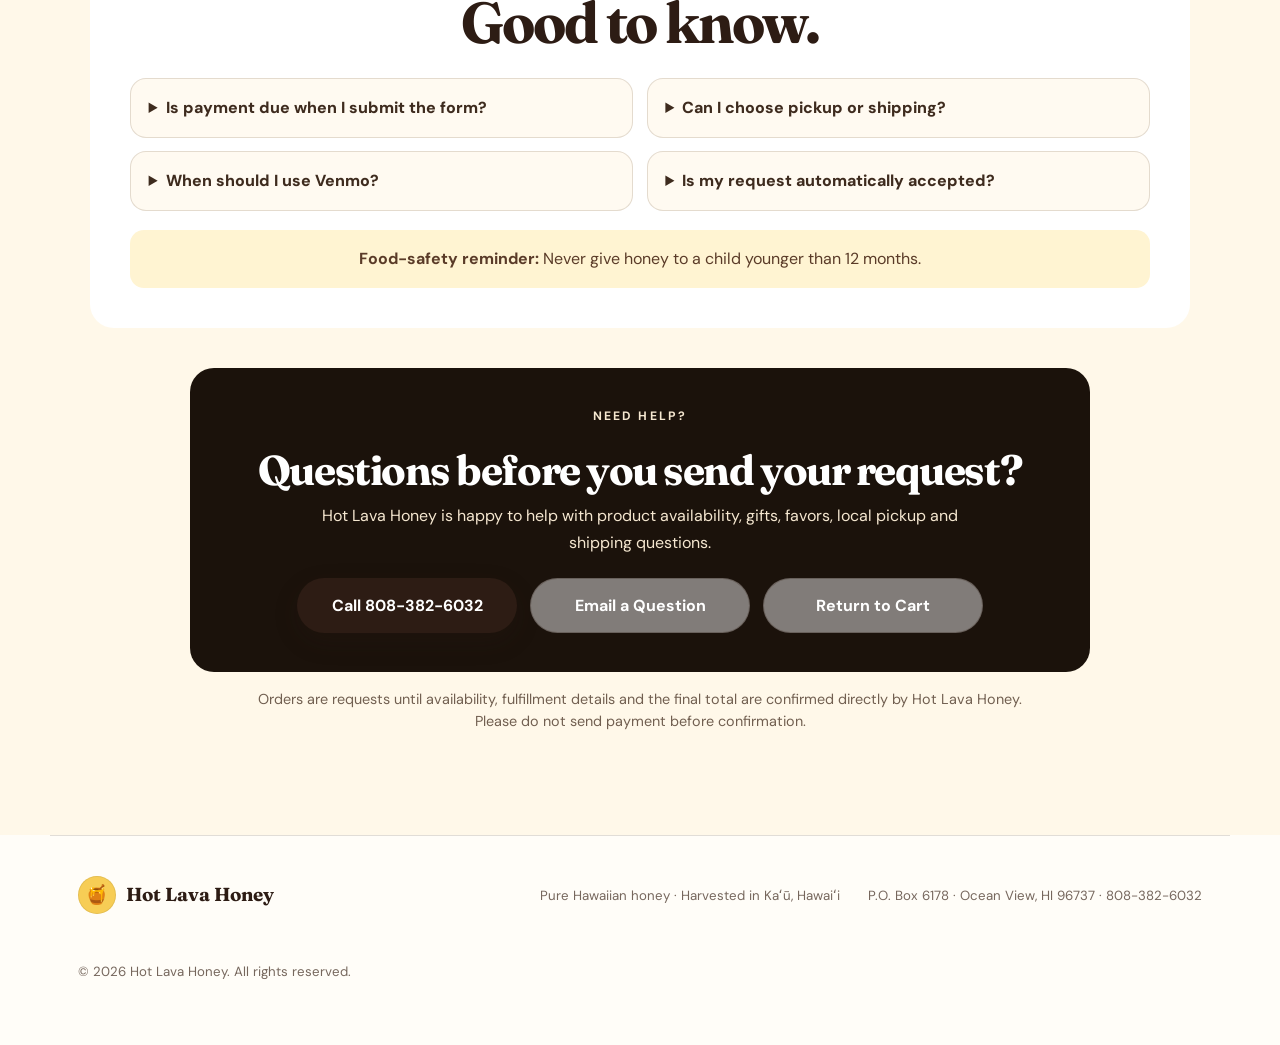
<file: order.html>
<!DOCTYPE html>
<html lang="en">
<head>
  <meta charset="UTF-8" />
  <meta name="viewport" content="width=device-width, initial-scale=1.0" />
  <title>Order Hot Lava Honey | Kaʻū, Hawaiʻi</title>
  <meta name="description" content="Order Hot Lava Honey, pure raw ʻōhiʻa lehua Hawaiian honey harvested in Kaʻū, Hawaiʻi. Shop jars, whipped honey, Meli Bears and party favors." />
  <meta name="keywords" content="buy raw Hawaiian honey, order Hawaiian honey, ʻōhiʻa lehua honey for sale, Kaʻū honey, Big Island honey, whipped Hawaiian honey, Hawaiian honey gifts" />
  <meta name="robots" content="index,follow,max-image-preview:large" />
  <link rel="canonical" href="https://hotlava1.github.io/Hot-Lava-Honey/order.html" />
  <meta name="theme-color" content="#1b120b" />
  <meta property="og:type" content="website" />
  <meta property="og:site_name" content="Hot Lava Honey" />
  <meta property="og:url" content="https://hotlava1.github.io/Hot-Lava-Honey/order.html" />
  <meta property="og:title" content="Order Hot Lava Honey" />
  <meta property="og:description" content="Pure Hawaiian honey, gifts and favors from Kaʻū, Hawaiʻi." />
  <meta property="og:image" content="hot-lava-honey-label.jpeg" />
  <link rel="preconnect" href="https://fonts.googleapis.com">
  <link rel="preconnect" href="https://fonts.gstatic.com" crossorigin>
  <link href="https://fonts.googleapis.com/css2?family=DM+Sans:wght@400;500;600;700&family=Fraunces:opsz,wght@9..144,600;9..144,700&display=swap" rel="stylesheet">
  <link rel="stylesheet" href="styles.css?v=20260815-perf" />
  <style>
    .order-hero{min-height:52vh;padding:clamp(7rem,13vw,10rem) clamp(1.25rem,6vw,6rem) 4rem;display:grid;grid-template-columns:minmax(0,1.1fr) minmax(280px,.9fr);gap:clamp(2rem,6vw,5rem);align-items:center;background:linear-gradient(120deg,rgba(27,18,11,.92),rgba(91,44,20,.72)),url("golden-honey-jars.jpeg") center/cover;color:#fff}
    .order-hero h1{max-width:760px;margin:.35rem 0 1rem;font-family:Fraunces,Georgia,serif;font-size:clamp(2.6rem,7vw,5.6rem);line-height:.98}
    .order-hero p{max-width:650px;font-size:1.08rem;line-height:1.7}
    .order-hero-photo{width:min(100%,460px);justify-self:center;border:10px solid rgba(255,255,255,.16);border-radius:28px;box-shadow:0 24px 60px rgba(0,0,0,.34)}
    .shop{padding:clamp(4rem,8vw,7rem) clamp(1.25rem,5vw,5rem);background:#fff8e9}
    .shop-heading{max-width:760px;margin:0 auto 2.5rem;text-align:center}
    .shop-heading h2{margin:.4rem 0 .8rem;font-family:Fraunces,Georgia,serif;font-size:clamp(2rem,5vw,3.6rem)}
    .inventory-grid{display:grid;grid-template-columns:repeat(2,minmax(0,1fr));gap:1.25rem;max-width:1100px;margin:0 auto 2.5rem}
    .inventory-card{scroll-margin-top:100px;display:flex;flex-direction:column;padding:clamp(1.35rem,3vw,2rem);border:1px solid rgba(91,57,25,.16);border-radius:22px;background:#fff;box-shadow:0 14px 36px rgba(91,57,25,.1)}
    .inventory-size{margin:0 0 .45rem;color:#9b3d20;font-size:.78rem;font-weight:700;letter-spacing:.09em;text-transform:uppercase}
    .inventory-card h3{margin:0 0 .7rem;font-family:Fraunces,Georgia,serif;font-size:clamp(1.35rem,2.4vw,1.8rem)}
    .inventory-card>p:not(.inventory-size){margin:0 0 1.3rem;color:#66584c;line-height:1.65}
    .price-list{display:grid;gap:.55rem;margin-top:auto;padding-top:1rem;border-top:1px solid rgba(91,57,25,.13)}
    .price-row{display:flex;justify-content:space-between;gap:1rem;align-items:baseline}
    .price-row span{color:#66584c}.price-row strong{color:#7b2c16;font-size:1.2rem;white-space:nowrap}
    .order-panel{max-width:900px;margin:0 auto;padding:clamp(1.5rem,4vw,2.4rem);border-radius:24px;background:#1b120b;color:#fff;text-align:center}
    .order-panel h2{margin:.2rem 0 .7rem;font-family:Fraunces,Georgia,serif;font-size:clamp(1.7rem,4vw,2.6rem)}
    .order-panel p{max-width:700px;margin:0 auto 1.35rem;color:#f5e7d0;line-height:1.65}
    .order-actions{display:flex;flex-wrap:wrap;justify-content:center;gap:.8rem}
    .order-actions .button{min-width:220px}
    .venmo{background:#3d95ce;color:#fff;border-color:#3d95ce}.venmo:hover{background:#2d7fb4;border-color:#2d7fb4}
    .order-note{max-width:780px;margin:1rem auto 0;color:#715f50;text-align:center;font-size:.9rem;line-height:1.55}

    .add-to-cart{margin-top:.75rem;width:100%;border:0;cursor:pointer;font:inherit}
    .cart-count{display:inline-grid;place-items:center;min-width:1.45rem;height:1.45rem;margin-left:.35rem;padding:0 .35rem;border-radius:999px;background:#f7cd55;color:#2d1c14;font-size:.75rem}
    .cart-section{max-width:1100px;margin:0 auto 2.5rem;padding:clamp(1.25rem,4vw,2.25rem);border:1px solid rgba(91,57,25,.16);border-radius:24px;background:#fff;box-shadow:0 14px 36px rgba(91,57,25,.1)}
    .cart-heading{display:flex;justify-content:space-between;gap:1rem;align-items:center;margin-bottom:1rem}
    .cart-heading h2{margin:0;font-family:Fraunces,Georgia,serif;font-size:clamp(1.7rem,4vw,2.5rem)}
    .cart-list{display:grid;gap:.7rem}
    .cart-empty{padding:1.25rem;border-radius:14px;background:#fff8e9;color:#66584c;text-align:center}
    .cart-row{display:grid;grid-template-columns:minmax(0,1fr) auto auto auto;gap:.8rem;align-items:center;padding:.85rem 0;border-bottom:1px solid rgba(91,57,25,.13)}
    .cart-item-name{font-weight:700}.cart-item-price{display:block;color:#715f50;font-size:.82rem;font-weight:400}
    .quantity-control{display:flex;align-items:center;border:1px solid rgba(91,57,25,.2);border-radius:999px;overflow:hidden}
    .quantity-control button{width:34px;height:34px;border:0;background:#fff8e9;cursor:pointer;font-size:1.1rem}
    .quantity-control span{min-width:32px;text-align:center;font-weight:700}
    .remove-item{border:0;background:none;color:#9b3d20;text-decoration:underline;cursor:pointer}
    .cart-totals{display:grid;gap:.55rem;max-width:430px;margin:1.1rem 0 0 auto;padding-top:1rem;border-top:1px solid rgba(91,57,25,.13)}
    .cart-summary{display:flex;justify-content:space-between;align-items:center;gap:1rem;font-size:1rem}
    .cart-summary strong{color:#3e2b1e}
    .cart-summary.final{padding-top:.65rem;border-top:2px solid rgba(91,57,25,.18);font-size:1.12rem}.cart-summary.final strong{color:#7b2c16;font-size:1.5rem}
    .checkout-form{display:grid;gap:1.25rem;margin-top:1.5rem;padding-top:1.5rem;border-top:1px solid rgba(91,57,25,.13)}
    .checkout-form[hidden]{display:none}
    .form-grid{display:grid;grid-template-columns:1fr 1fr;gap:1rem}
    .field{display:grid;gap:.4rem}.field.full{grid-column:1/-1}
    .field label,.choice-title{font-weight:700;color:#3e2b1e}
    .field input,.field select,.field textarea{width:100%;padding:.85rem 1rem;border:1px solid rgba(91,57,25,.25);border-radius:12px;background:#fff;font:inherit;color:#2d1c14}
    .field textarea{min-height:95px;resize:vertical}
    .choice-group{display:grid;gap:.65rem;padding:1rem;border:1px solid rgba(91,57,25,.16);border-radius:14px}
    .choice-group label{display:flex;gap:.6rem;align-items:flex-start}
    .checkout-help{margin:0;color:#715f50;font-size:.88rem}
    .checkout-actions{display:flex;flex-wrap:wrap;gap:.75rem;align-items:center}
    .checkout-actions button{border:0;cursor:pointer;font:inherit}
    .venmo-next{padding:1rem;border-radius:14px;background:#e8f5fc;color:#214d68}
    .venmo-next[hidden]{display:none}
    .status-message{min-height:1.5rem;color:#41533a;font-weight:700}
    @media(max-width:700px){.cart-row{grid-template-columns:1fr auto}.cart-row .cart-line-total{grid-column:1}.remove-item{justify-self:end}.form-grid{grid-template-columns:1fr}.field.full{grid-column:auto}.cart-heading{align-items:flex-start;flex-direction:column}}
    @media(max-width:800px){.order-hero{grid-template-columns:1fr;text-align:center}.order-hero p{margin-left:auto;margin-right:auto}.order-hero-photo{max-width:330px}.inventory-grid{grid-template-columns:1fr}}

    .order-trust-bar{display:flex;justify-content:center;gap:clamp(1rem,4vw,3.5rem);flex-wrap:wrap;padding:12px 24px;background:#f7cd55;color:#2d1c14;font-size:.86rem;font-weight:800;text-align:center}
    .order-steps{padding:clamp(4rem,8vw,6.5rem) clamp(1.25rem,5vw,5rem);background:#fff}
    .order-steps-heading{max-width:760px;margin:0 auto 2.2rem;text-align:center}.order-steps-heading h2,.order-faq h2{font-family:Fraunces,Georgia,serif;font-size:clamp(2rem,5vw,3.6rem)}
    .order-steps-grid{display:grid;grid-template-columns:repeat(3,minmax(0,1fr));gap:1.2rem;max-width:1100px;margin:auto}
    .order-steps-grid article{padding:1.7rem;border:1px solid rgba(91,57,25,.14);border-radius:22px;background:#fffaf1;box-shadow:0 12px 30px rgba(91,57,25,.07)}
    .order-steps-grid article>span{display:grid;place-items:center;width:42px;height:42px;margin-bottom:1rem;border-radius:50%;background:#9b3d20;color:#fff;font-weight:800}
    .order-steps-grid h3{margin-bottom:.55rem}.order-steps-grid p{margin:0;color:#66584c;line-height:1.65}
    .product-icon{display:grid;place-items:center;width:58px;height:58px;margin-bottom:1rem;border-radius:18px;background:#fff4d2;font-size:1.75rem}
    .product-photo{width:100%;aspect-ratio:4/3;margin-bottom:1rem;border-radius:16px;object-fit:cover;object-position:center;box-shadow:0 8px 22px rgba(91,57,25,.14)}
    .product-photo.full-image{display:block;height:auto;aspect-ratio:auto;object-fit:contain;background:#fff8e9}
    .product-photo.sakura-photo{height:auto;aspect-ratio:2/3;object-fit:contain;background:#fff8e9;padding:.35rem}
    .product-photo.meli-bear-photo{display:block;aspect-ratio:1268/1241;height:auto;object-fit:contain;object-position:center;background:#fff8e9}
    .mini-dimensions-photo{display:block;width:100%;height:auto;margin:.25rem 0 1rem;border-radius:16px;object-fit:contain;background:#fff8e9;box-shadow:0 8px 22px rgba(91,57,25,.14)}
    .mini-size-guide{grid-column:1/-1;margin:.25rem 0 0;padding:1rem;border:1px solid rgba(91,57,25,.16);border-radius:20px;background:#fffaf1;text-align:center}.mini-size-guide img{display:block;width:min(100%,900px);height:auto;margin:0 auto;border-radius:16px;box-shadow:0 10px 26px rgba(91,57,25,.12)}.mini-size-guide figcaption{margin-top:.85rem;color:#5a3b28;font-weight:800}
    .product-points{display:flex;gap:.45rem;flex-wrap:wrap;margin:0 0 1.2rem;padding:0;list-style:none}.product-points li{padding:.35rem .6rem;border-radius:999px;background:#fff4d2;color:#6a3a22;font-size:.76rem;font-weight:700}
    .order-faq{max-width:1100px;margin:0 auto 2.5rem;padding:clamp(1.5rem,4vw,2.5rem);border-radius:24px;background:#fff}
    .order-faq-heading{text-align:center;margin-bottom:1.6rem}.faq-grid{display:grid;grid-template-columns:1fr 1fr;gap:.85rem}
    .faq-grid details{padding:1rem 1.1rem;border:1px solid rgba(91,57,25,.16);border-radius:16px;background:#fffaf1}.faq-grid summary{cursor:pointer;font-weight:800;color:#3e2b1e}.faq-grid p{margin:.75rem 0 0;color:#66584c;line-height:1.6}
    .food-safety-note{margin:1.2rem 0 0;padding:1rem;border-radius:14px;background:#fff4d2;color:#5a3b28;text-align:center}
    .checkout-form{scroll-margin-top:100px}.checkout-form h2{font-family:Fraunces,Georgia,serif;font-size:clamp(1.7rem,4vw,2.6rem)}
    @media(max-width:800px){.order-steps-grid,.faq-grid{grid-template-columns:1fr}.order-trust-bar{align-items:center;flex-direction:column;gap:.35rem}.order-steps{padding-top:3.5rem;padding-bottom:3.5rem}}
  </style>
</head>
<body>
  <header class="site-header">
    <a class="brand" href="index.html" aria-label="Hot Lava Honey home"><span class="brand-mark" aria-hidden="true">🍯</span><span>Hot Lava Honey</span></a>
    <button class="nav-toggle" aria-label="Toggle navigation" aria-expanded="false">☰</button>
    <nav class="nav-links" aria-label="Primary navigation">
      <a href="index.html">Home</a>
      <a href="honey.html">The Honey</a>
      <a href="#shop">Shop</a>
      <a href="#how-it-works">How It Works</a>
      <a href="#order-faq">FAQ</a>
      <label class="language-picker" for="language-select">
        <span aria-hidden="true">🌐</span>
        <span class="sr-only">Translate this website</span>
        <select id="language-select" aria-label="Translate this website">
          <option value="">Translate</option>
          <option value="en">English</option>
          <option value="es">Español</option>
          <option value="ja">日本語</option>
          <option value="tl">Filipino</option>
          <option value="haw">ʻŌlelo Hawaiʻi</option>
          <option value="zh-CN">中文</option>
          <option value="ko">한국어</option>
          <option value="fr">Français</option>
          <option value="de">Deutsch</option>
          <option value="pt">Português</option>
          <option value="it">Italiano</option>
          <option value="ar">العربية</option>
          <option value="hi">हिन्दी</option>
        </select>
      </label>
      <a class="nav-cta" href="#cart">Cart <span class="cart-count" data-cart-count>0</span></a>
    </nav>
  </header>
  <main>
    <div class="order-trust-bar" aria-label="Ordering highlights">
      <span>✓ Clear merchandise pricing</span>
      <span>✓ Local pickup or shipping quote</span>
      <span>✓ Confirm details before payment</span>
    </div>
    <section class="order-hero">
      <div>
        <p class="eyebrow light">Small-batch · Kaʻū, Hawaiʻi</p>
        <h1>Choose your honey. We’ll confirm the details.</h1>
        <p>Build your order online, send the prepared request from your email app, and receive personal confirmation of availability, fulfillment and the final total before payment.</p>
        <div class="hero-actions">
          <a class="button button-primary" href="#shop">Choose Your Honey</a>
          <a class="button button-secondary" href="#how-it-works">How Ordering Works</a>
        </div>
      </div>
      <img class="order-hero-photo" src="hot-lava-honey-featured-retouched.jpg" alt="Polished Hot Lava Honey jar with a smooth illustrated label, red-and-white cloth cover and natural raffia bow" />
    </section>
    <section class="order-steps" id="how-it-works" aria-labelledby="order-steps-title">
      <div class="order-steps-heading">
        <p class="eyebrow">Simple &amp; Personal</p>
        <h2 id="order-steps-title">Three easy steps from cart to confirmation.</h2>
      </div>
      <div class="order-steps-grid">
        <article><span>1</span><h3>Choose your honey</h3><p>Add jars, favors or gifts to your cart. Merchandise prices are shown before you continue.</p></article>
        <article><span>2</span><h3>Send your request</h3><p>Enter your contact and fulfillment details. Your email app opens a complete order request for you to review and send.</p></article>
        <article><span>3</span><h3>Confirm, then pay</h3><p>Hot Lava Honey confirms availability, pickup or shipping charges and the final total before you send payment.</p></article>
      </div>
    </section>
    <section class="shop" id="shop">
      <div class="shop-heading">
        <p class="eyebrow">Check Available Quantities Next to Each Product</p>
        <h2>Choose your Hot Lava Honey.</h2>
        <p>For the pantry, celebrations, gifts and baskets. Add your favorites below; availability and any shipping charge will be confirmed before payment.</p>
      </div>
      <div class="inventory-grid">
        <article class="inventory-card" id="raw-8oz">
          <img class="product-photo full-image" src="hot-lava-ohia-8oz-sunset.jpg" alt="Two 8 fluid ounce Pure Raw ʻŌhiʻa Lehua Hot Lava Honey bottles with ivory lace covers against a pink Kaʻū sunset" loading="lazy" decoding="async" />
          <p class="inventory-size">Net wt. 8 oz (226 g)</p>
          <h3>Pure Raw ʻŌhiʻa Lehua Honey</h3>
          <p>Golden, aromatic Hawaiian honey harvested in Kaʻū—made for tea, toast, breakfast and gifting.</p>
          <ul class="product-points"><li>Pure raw honey</li><li>Small-batch</li><li>Gift-ready jar</li></ul>
          <div class="price-list"><div class="price-row"><span>Per jar</span><strong>$13.40</strong></div><button class="button button-primary add-to-cart" type="button" data-id="raw-8oz" data-name="Pure Raw ʻŌhiʻa Lehua Honey — net wt. 8 oz" data-price="13.40">Add to Cart · $13.40</button></div>
        </article>
        <article class="inventory-card" id="whipped-8oz">
          <img class="product-photo full-image" src="D3349C26-3A58-4DDD-A4FC-BD508AD07B52.png" alt="8 ounce jar of Pure Raw Whipped ʻŌhiʻa Lehua Hot Lava Honey with a red cloth cover" loading="lazy" decoding="async" />
          <p class="inventory-size">Net wt. 8 oz (226 g)</p>
          <h3>Pure Raw Whipped ʻŌhiʻa Lehua Honey</h3>
          <p>Silky and spreadable, with the floral character of Hawaiian honey and a creamy whipped texture.</p>
          <ul class="product-points"><li>Smooth texture</li><li>Easy to spread</li><li>Small-batch</li></ul>
          <div class="price-list"><div class="price-row"><span>Per jar</span><strong>$14.00</strong></div><button class="button button-primary add-to-cart" type="button" data-id="whipped-8oz" data-name="Pure Raw Whipped ʻŌhiʻa Lehua Honey — net wt. 8 oz" data-price="14.00">Add to Cart · $14.00</button></div>
        </article>
        <article class="inventory-card" id="meli-bears">
          <img class="product-photo meli-bear-photo" src="meli-bears-floral-labels.jpg?v=20260902-complete" width="1268" height="1241" alt="Two 2 ounce Hot Lava Honey Meli Bear bottles with ʻōhiʻa lehua floral labels" loading="lazy" decoding="async" />
          <p class="inventory-size">2 oz “Meli Bear”</p>
          <h3>Signature (Hawaiian Honey Bears)</h3>
          <p>A sweet little bottle for celebrations, guest favors, gift baskets and sharing a taste of Hawaiʻi.</p>
          <ul class="product-points"><li>Single or five-pack</li><li>Party-friendly size</li><li>Ready for gifting</li></ul>
          <div class="price-list"><div class="price-row"><span>Single bottle</span><strong>$3.75</strong></div><button class="button button-primary add-to-cart" type="button" data-id="meli-single" data-name="Meli Bear — single 2 oz bottle" data-price="3.75">Add Single · $3.75</button><div class="price-row"><span>5-pack</span><strong>$15.50</strong></div><button class="button button-primary add-to-cart" type="button" data-id="meli-five" data-name="Meli Bear — 5-pack of 2 oz bottles" data-price="15.50">Add 5-Pack · $15.50</button></div>
        </article>
        <article class="inventory-card" id="omiyage-mini">
          <img class="product-photo full-image" src="hot-lava-omiyage-single-sunset.jpg" alt="One Hot Lava Honey Omiyage mini glass jar with a blue gingham cover against a pink Kaʻū sunset" loading="lazy" decoding="async" />
          <p class="inventory-size">1.5 oz mini glass “Omiyage”</p>
          <h3>Mini Gifts &amp; Favors</h3>
          <img class="mini-dimensions-photo" src="hot-lava-omiyage-blue-pouring.jpg" width="1000" height="1000" alt="Honey pouring into an open Hot Lava Honey Omiyage mini jar with its blue gingham cover beside it" loading="lazy" decoding="async" />
          <p>Petite glass honey bottles for party tables, thank-you gifts, baskets and special occasions.</p>
          <ul class="product-points"><li>Mini glass bottle</li><li>Includes a wooden honey dipper</li><li>Event-friendly</li><li>Easy to share</li></ul>
          <div class="price-list"><div class="price-row"><span>Each</span><strong>$3.50</strong></div><button class="button button-primary add-to-cart" type="button" data-id="omiyagi-mini" data-name="Omiyage mini glass honey — 1.5 oz" data-price="3.50">Add to Cart · $3.50</button></div>
        </article>
        <article class="inventory-card">
          <img class="product-photo sakura-photo" src="hot-lava-golden-sakura-label.jpg?v=20260902-visible" width="960" height="1440" alt="Hot Lava Honey Golden Label Sakura artwork featuring a woman with a fan, honeybees and red ʻōhiʻa lehua blossoms" loading="eager" decoding="async" fetchpriority="high" />
          <p class="inventory-size">12 fl oz bottle</p>
          <h3>Golden Label Sakura</h3>
          <p>Pure raw Hawaiian honey in a distinctive 12-fluid-ounce bottle, created as part of the Hot Lava Honey collection.</p>
          <ul class="product-points"><li>Pure raw honey</li><li>12 fl oz bottle</li><li>Golden Label Sakura</li></ul>
          <p><strong>Upon availability—please call or email to check availability.</strong></p>
          <div class="price-list"><div class="price-row"><span>Per bottle</span><strong>$26.80</strong></div><button class="button button-primary add-to-cart" type="button" data-id="golden-sakura-12floz" data-name="Hot Lava’s Golden Label Sakura — 12 fl oz bottle" data-price="26.80">Add to Cart · $26.80</button></div>
        </article>
      </div>
      <section class="cart-section" id="cart" aria-labelledby="cart-title">
        <div class="cart-heading">
          <div><p class="eyebrow">Your Shopping Cart</p><h2 id="cart-title">Review your selections.</h2></div>
          <a href="#shop">Continue shopping</a>
        </div>
        <div class="cart-list" id="cart-list" aria-live="polite"></div>
        <div class="cart-totals">
          <div class="cart-summary"><span>Merchandise subtotal</span><strong id="cart-subtotal">$0.00</strong></div>
          <div class="cart-summary final"><span>Final merchandise total</span><strong id="cart-total">$0.00</strong></div>
        </div>
        <p class="checkout-help">This total covers merchandise only. No payment is due yet; availability and any pickup, shipping or delivery details will be confirmed first.</p>
        <div class="checkout-actions">
          <button class="button button-primary" id="checkout-button" type="button">Continue to Customer Details</button>
          <button class="button button-secondary" id="clear-cart" type="button">Clear Cart</button>
        </div>
        <form class="checkout-form" id="checkout-form" hidden>
          <div>
            <p class="eyebrow">Customer Details</p>
            <h2>Send your order request.</h2>
            <p class="checkout-help">Complete the details below. We’ll prepare a complete email request for you to review and send—no payment is collected on this page.</p>
          </div>
          <div class="form-grid">
            <div class="field"><label for="customer-name">Full name</label><input id="customer-name" name="name" autocomplete="name" required></div>
            <div class="field"><label for="customer-email">Email</label><input id="customer-email" name="email" type="email" autocomplete="email" required></div>
            <div class="field"><label for="customer-phone">Phone</label><input id="customer-phone" name="phone" type="tel" autocomplete="tel" required></div>
            <div class="field"><label for="fulfillment">Receive order by</label><select id="fulfillment" name="fulfillment" required><option value="">Choose one</option><option value="Local pickup">Local pickup</option><option value="Shipping — please quote cost">Shipping — please quote cost</option></select></div>
            <div class="field full"><label for="address">Shipping address <span id="address-guidance">(required when shipping)</span></label><textarea id="address" name="address" autocomplete="street-address" aria-describedby="address-guidance"></textarea></div>
            <div class="field full"><label for="notes">Order notes or questions</label><textarea id="notes" name="notes" placeholder="Preferred pickup time, gift details, or other questions"></textarea></div>
          </div>
          <fieldset class="choice-group">
            <legend class="choice-title">Payment option</legend>
            <label><input type="radio" name="payment" value="Venmo @hotlavahoney" required> <span><strong>Venmo</strong><br>Pay @hotlavahoney after availability and final total are confirmed.</span></label>
            <label><input type="radio" name="payment" value="Arrange payment directly" required> <span><strong>Arrange payment directly</strong><br>Hot Lava Honey will contact you to confirm the available payment method.</span></label>
          </fieldset>
          <div class="checkout-actions"><button class="button button-primary" type="submit">Prepare My Email Order Request</button><a class="button button-secondary" href="mailto:Kaitheislandoyster@gmail.com?subject=Hot%20Lava%20Honey%20Question">Ask a Question</a></div>
          <p class="status-message" id="order-status" role="status"></p>
          <div class="venmo-next" id="venmo-next" hidden>After sending your order request and receiving confirmation, <a href="https://www.venmo.com/u/hotlavahoney" target="_blank" rel="noopener noreferrer"><strong>open Venmo to pay @hotlavahoney</strong></a>.</div>
        </form>
      </section>
      <section class="order-faq" id="order-faq" aria-labelledby="order-faq-title">
        <div class="order-faq-heading"><p class="eyebrow">Before You Order</p><h2 id="order-faq-title">Good to know.</h2></div>
        <div class="faq-grid">
          <details><summary>Is payment due when I submit the form?</summary><p>No. The form prepares an order-request email. Wait for confirmation of availability, fulfillment and the final total before paying.</p></details>
          <details><summary>Can I choose pickup or shipping?</summary><p>Yes. Select local pickup or request a shipping quote in the customer-details form. Any applicable charge will be confirmed directly.</p></details>
          <details><summary>When should I use Venmo?</summary><p>Use Venmo only after Hot Lava Honey confirms your order and final total.</p></details>
          <details><summary>Is my request automatically accepted?</summary><p>Orders remain requests until availability and fulfillment details are confirmed directly by Hot Lava Honey.</p></details>
        </div>
        <p class="food-safety-note"><strong>Food-safety reminder:</strong> Never give honey to a child younger than 12 months.</p>
      </section>
      <div class="order-panel" id="order">
        <p class="eyebrow light">Need Help?</p>
        <h2>Questions before you send your request?</h2>
        <p>Hot Lava Honey is happy to help with product availability, gifts, favors, local pickup and shipping questions.</p>
        <div class="order-actions">
          <a class="button button-primary" href="tel:+18083826032">Call 808-382-6032</a>
          <a class="button button-secondary" href="mailto:Kaitheislandoyster@gmail.com?subject=Hot%20Lava%20Honey%20Question&amp;body=Aloha%20Hot%20Lava%20Honey%2C%0A%0AI%20have%20a%20question%20about%3A%20">Email a Question</a>
          <a class="button button-secondary" href="#cart">Return to Cart</a>
        </div>
      </div>
      <p class="order-note">Orders are requests until availability, fulfillment details and the final total are confirmed directly by Hot Lava Honey. Please do not send payment before confirmation.</p>
    </section>
  </main>
  <footer>
    <div class="brand footer-brand"><span class="brand-mark">🍯</span><span>Hot Lava Honey</span></div>
    <p>Pure Hawaiian honey · Harvested in Kaʻū, Hawaiʻi</p>
    <p>P.O. Box 6178 · Ocean View, HI 96737 · 808-382-6032</p>
    <p>© <span id="year"></span> Hot Lava Honey. All rights reserved.</p>
  </footer>
  <script>
    // Keep deep links aligned after product photos above the target finish loading.
    (() => {
      const target = document.getElementById(decodeURIComponent(window.location.hash.slice(1)));
      const cards = [...document.querySelectorAll(".inventory-card")];
      const index = cards.indexOf(target);
      if (index < 0) return;
      const images = cards.slice(0, index + 1).flatMap(card => [...card.querySelectorAll("img")]);
      Promise.all(images.map(img => {
        img.loading = "eager";
        return img.complete ? Promise.resolve() : new Promise(resolve => {
          img.addEventListener("load", resolve, { once: true });
          img.addEventListener("error", resolve, { once: true });
        });
      })).then(() => requestAnimationFrame(() => target.scrollIntoView({ block: "start", behavior: "instant" })));
    })();
  </script>

  <script src="script.js"></script>

  <script>
    (() => {
      const storageKey = "hotLavaHoneyCart";
      const products = {};
      document.querySelectorAll(".add-to-cart").forEach(button => {
        products[button.dataset.id] = { id: button.dataset.id, name: button.dataset.name, price: Number(button.dataset.price) };
      });
      let cart = {};
      try { cart = JSON.parse(localStorage.getItem(storageKey)) || {}; } catch (_) { cart = {}; }

      const list = document.getElementById("cart-list");
      const subtotalEl = document.getElementById("cart-subtotal");
      const totalEl = document.getElementById("cart-total");
      const form = document.getElementById("checkout-form");
      const checkoutButton = document.getElementById("checkout-button");
      const fulfillmentSelect = document.getElementById("fulfillment");
      const addressField = document.getElementById("address");
      const addressGuidance = document.getElementById("address-guidance");
      const syncFulfillmentRequirements = () => {
        const shipping = fulfillmentSelect.value.startsWith("Shipping");
        addressField.required = shipping;
        addressGuidance.textContent = shipping ? "(required for a shipping quote)" : "(not needed for local pickup)";
      };
      fulfillmentSelect.addEventListener("change", syncFulfillmentRequirements);
      syncFulfillmentRequirements();
      const money = value => "$" + value.toFixed(2);
      const save = () => localStorage.setItem(storageKey, JSON.stringify(cart));
      const subtotal = () => entries().reduce((sum, [id, quantity]) => sum + products[id].price * quantity, 0);
      const finalTotal = () => subtotal();

      function entries() {
        return Object.entries(cart).filter(([id, quantity]) => products[id] && quantity > 0);
      }
      function renderCart() {
        const items = entries();
        const count = items.reduce((sum, [, quantity]) => sum + quantity, 0);
        document.querySelectorAll("[data-cart-count]").forEach(el => el.textContent = count);
        if (!items.length) {
          list.innerHTML = '<div class="cart-empty">Your cart is empty. Choose a product above to begin.</div>';
          subtotalEl.textContent = "$0.00";
          totalEl.textContent = "$0.00";
          checkoutButton.disabled = true;
          form.hidden = true;
          return;
        }
        checkoutButton.disabled = false;
        list.innerHTML = items.map(([id, quantity]) => {
          const item = products[id];
          return `<div class="cart-row">
            <div class="cart-item-name">${item.name}<span class="cart-item-price">${money(item.price)} each</span></div>
            <div class="quantity-control" aria-label="Quantity for ${item.name}">
              <button type="button" data-action="decrease" data-id="${id}" aria-label="Decrease quantity">−</button>
              <span>${quantity}</span>
              <button type="button" data-action="increase" data-id="${id}" aria-label="Increase quantity">+</button>
            </div>
            <strong class="cart-line-total">${money(item.price * quantity)}</strong>
            <button class="remove-item" type="button" data-action="remove" data-id="${id}">Remove</button>
          </div>`;
        }).join("");
        subtotalEl.textContent = money(subtotal());
        totalEl.textContent = money(finalTotal());
      }

      document.querySelectorAll(".add-to-cart").forEach(button => button.addEventListener("click", () => {
        const id = button.dataset.id;
        cart[id] = (cart[id] || 0) + 1;
        save(); renderCart();
        const original = button.textContent;
        button.textContent = "Added ✓";
        setTimeout(() => button.textContent = original, 900);
      }));
      list.addEventListener("click", event => {
        const button = event.target.closest("button[data-action]");
        if (!button) return;
        const id = button.dataset.id;
        if (button.dataset.action === "increase") cart[id] = (cart[id] || 0) + 1;
        if (button.dataset.action === "decrease") cart[id] = Math.max(0, (cart[id] || 0) - 1);
        if (button.dataset.action === "remove") delete cart[id];
        if (cart[id] === 0) delete cart[id];
        save(); renderCart();
      });
      document.getElementById("clear-cart").addEventListener("click", () => {
        cart = {};
        save();
        renderCart();
      });
      checkoutButton.addEventListener("click", () => {
        if (!entries().length) return;
        form.hidden = false;
        form.scrollIntoView({ behavior: "smooth", block: "start" });
        document.getElementById("customer-name").focus({ preventScroll: true });
      });
      form.addEventListener("submit", event => {
        event.preventDefault();
        if (!form.reportValidity() || !entries().length) return;
        const data = new FormData(form);
        const lines = entries().map(([id, quantity]) => {
          const item = products[id];
          return `• ${quantity} × ${item.name} — ${money(item.price * quantity)}`;
        });
        const orderSubtotal = subtotal();
        const orderTotal = finalTotal();
        const body = [
          "Aloha Hot Lava Honey,",
          "",
          "I would like to request this order:",
          ...lines,
          "",
          "Merchandise subtotal: " + money(orderSubtotal),
          "Final merchandise total: " + money(orderTotal),
          "Shipping/delivery charges: To be confirmed",
          "",
          "CUSTOMER",
          "Name: " + data.get("name"),
          "Email: " + data.get("email"),
          "Phone: " + data.get("phone"),
          "Fulfillment: " + data.get("fulfillment"),
          "Shipping address: " + (data.get("address") || "Not provided"),
          "Payment choice: " + data.get("payment"),
          "Notes: " + (data.get("notes") || "None"),
          "",
          "Please confirm availability and the final total before payment. Mahalo!"
        ].join("\n");
        document.getElementById("order-status").textContent = "Your email app is opening with the completed order. Please review it and tap Send.";
        document.getElementById("venmo-next").hidden = data.get("payment") !== "Venmo @hotlavahoney";
        window.location.href = "mailto:Kaitheislandoyster@gmail.com?subject=" + encodeURIComponent("Hot Lava Honey Order Request") + "&body=" + encodeURIComponent(body);
      });
      renderCart();
    })();
  </script>

</body>
</html>
</file>
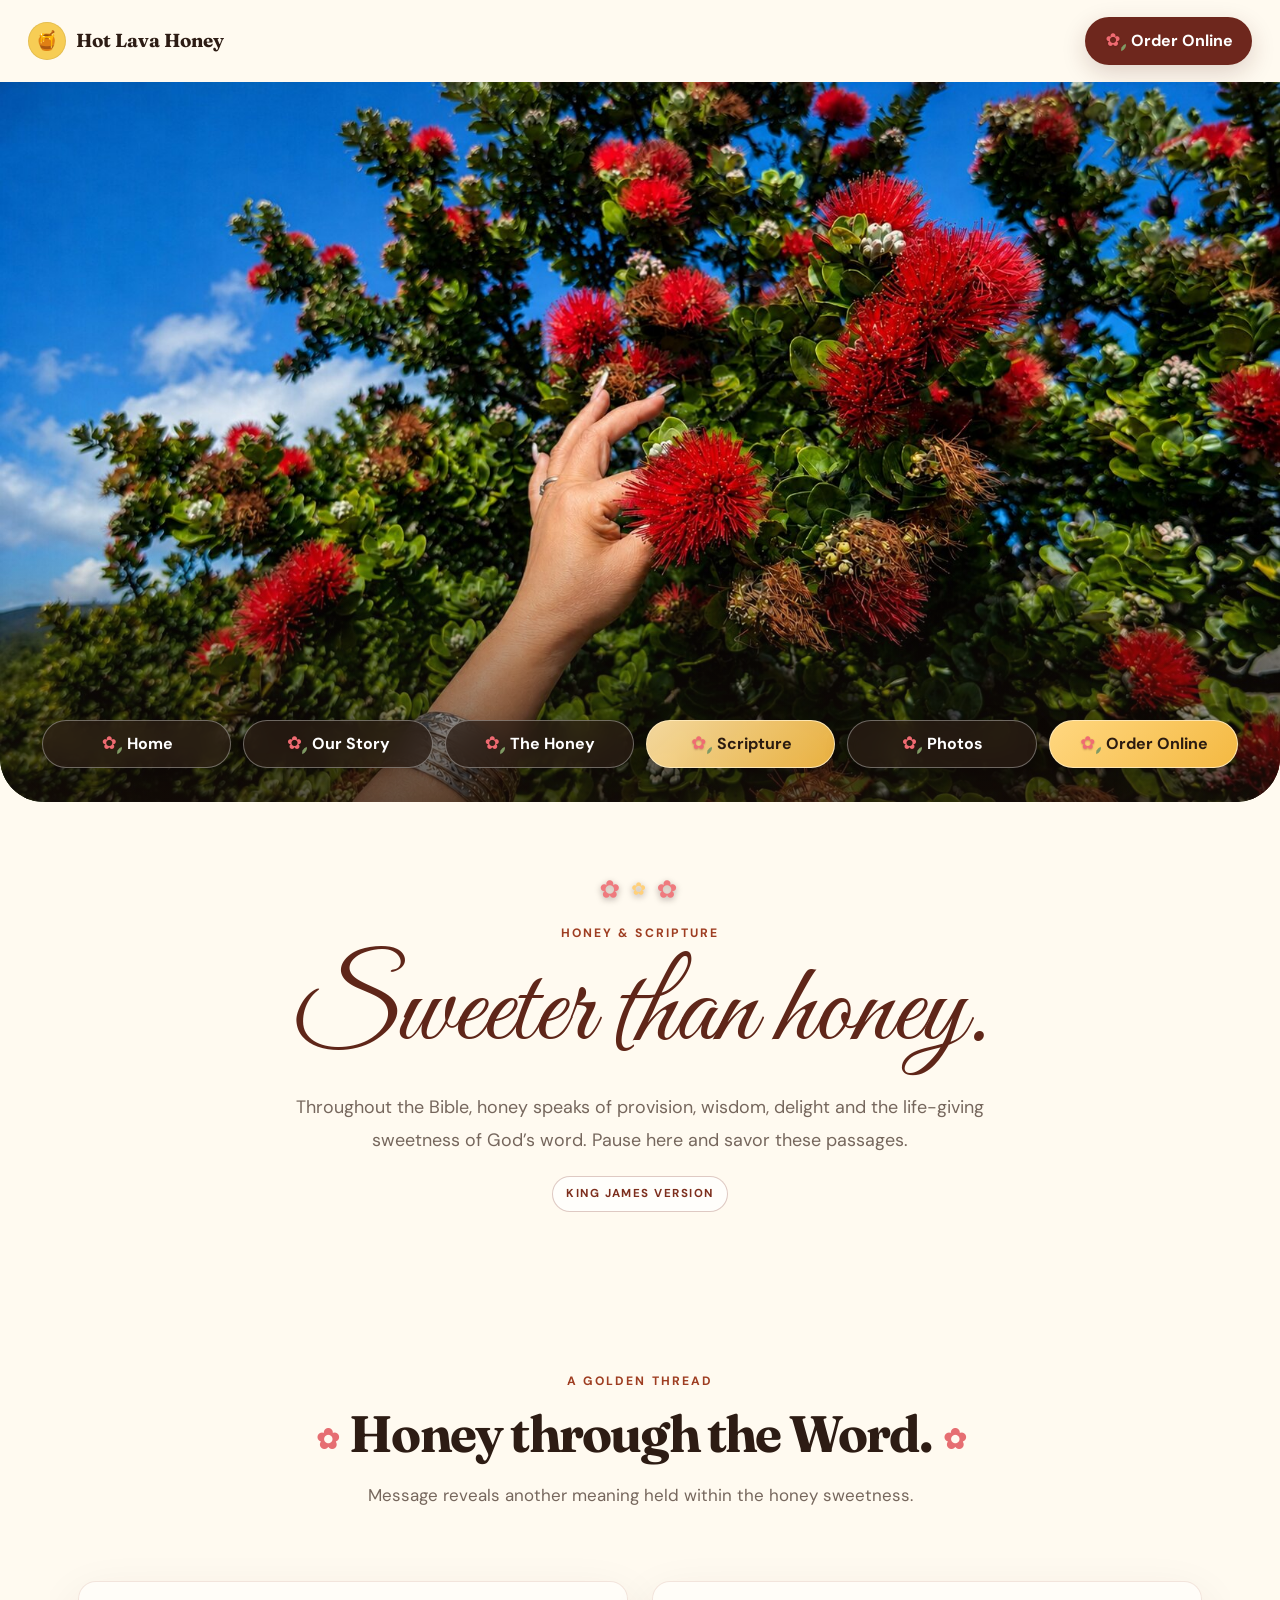
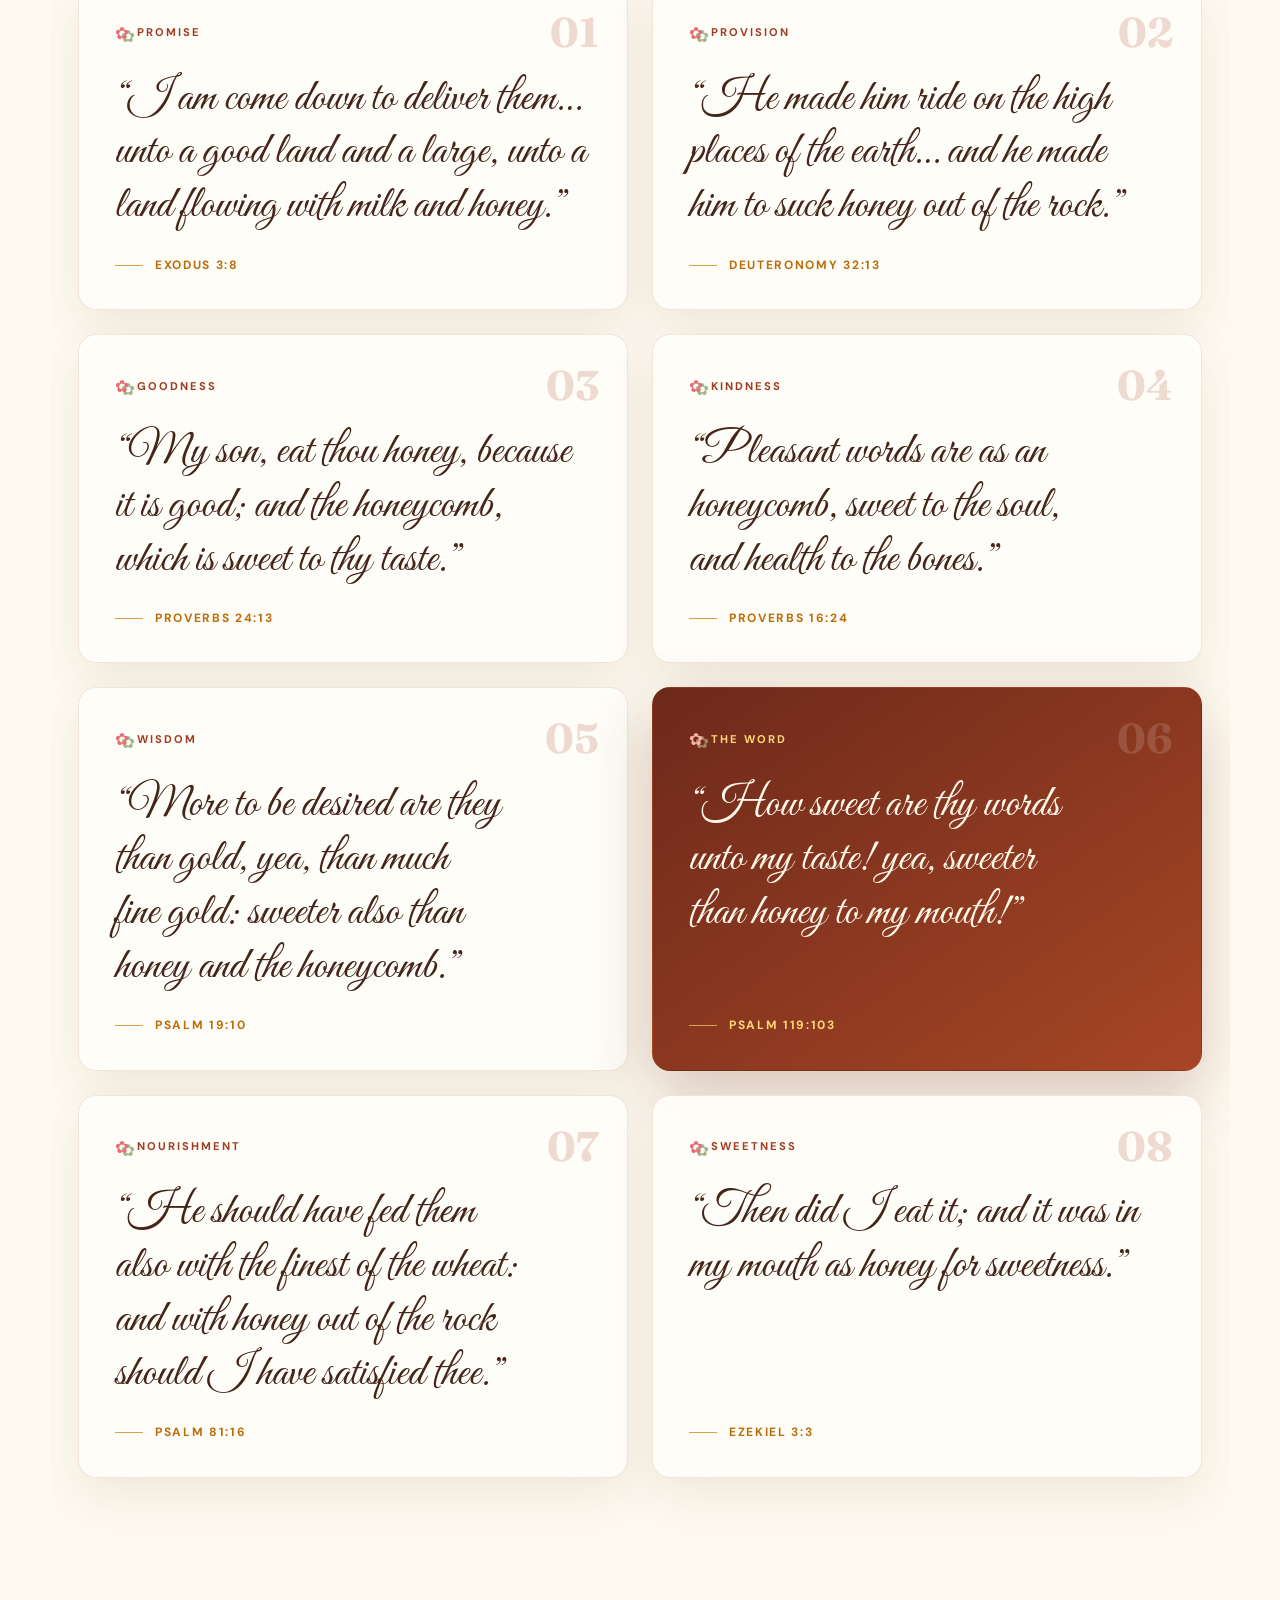
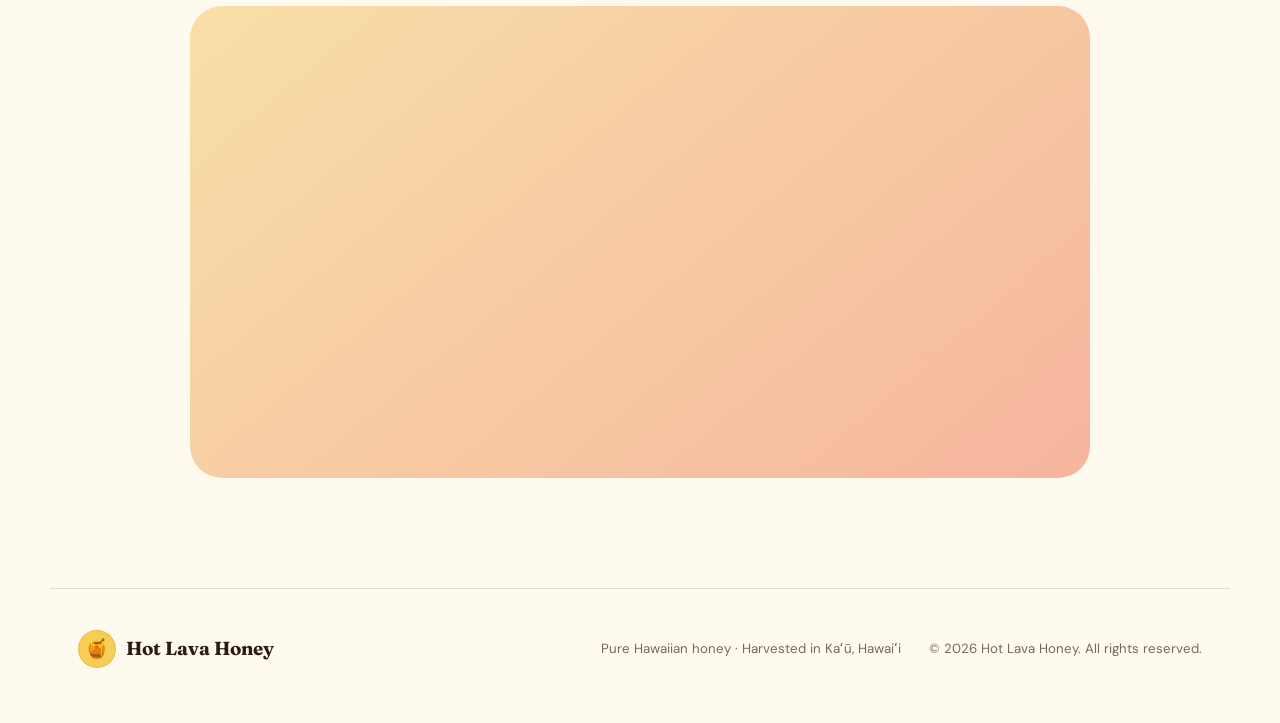
<file: scripture.html>
<!DOCTYPE html>
<html lang="en">
<head>
  <meta charset="UTF-8" />
  <meta name="viewport" content="width=device-width, initial-scale=1.0" />
  <title>Honey & Scripture | Hot Lava Honey</title>
  <meta name="description" content="A collection of beautiful King James Bible verses about honey, sweetness, wisdom and God's word, presented by Hot Lava Honey." />
  <meta name="keywords" content="Bible verses about honey, scripture about honey, sweeter than honey Bible verse, honey in the Bible, King James Bible honey verses" />
  <meta name="robots" content="index,follow,max-image-preview:large" />
  <link rel="canonical" href="https://hotlava1.github.io/Hot-Lava-Honey/scripture.html" />
  <meta name="theme-color" content="#5f2619" />
  <link rel="preconnect" href="https://fonts.googleapis.com">
  <link rel="preconnect" href="https://fonts.gstatic.com" crossorigin>
  <link href="https://fonts.googleapis.com/css2?family=DM+Sans:wght@400;500;600;700&family=Fraunces:opsz,wght@9..144,600;9..144,700&family=Great+Vibes&display=swap" rel="stylesheet">
  <link rel="stylesheet" href="styles.css?v=20260815-perf" />
  <link rel="stylesheet" href="scripture.css?v=20260814-2" />
</head>
<body class="scripture-page">
  <header class="site-header scripture-header video-site-header">
    <a class="brand" href="index.html" aria-label="Hot Lava Honey home">
      <span class="brand-mark" aria-hidden="true">🍯</span>
      <span>Hot Lava Honey</span>
    </a>
    <a class="header-order-link" href="order.html">
      <span class="ohia-nav-flower" aria-hidden="true">✿</span>
      <span>Order Online</span>
    </a>
  </header>

  <main class="verse-main">
    <section class="scripture-photo-hero" aria-label="ʻŌhiʻa lehua and Scripture">
      <div class="scripture-photo-stage">
        <img class="scripture-hero-image" decoding="async" fetchpriority="high" src="scripture-ohia-hero.jpg" alt="A tattoo-free hand reaching toward vivid red ʻōhiʻa lehua blossoms beneath a bright Hawaiian sky" />
        <div class="scripture-photo-shade" aria-hidden="true"></div>

        <nav class="hero-flower-nav scripture-flower-nav" aria-label="Explore Hot Lava Honey">
          <a class="hero-nav-button" href="index.html"><span class="ohia-nav-flower" aria-hidden="true">✿</span><span>Home</span></a>
          <a class="hero-nav-button" href="index.html#story"><span class="ohia-nav-flower" aria-hidden="true">✿</span><span>Our Story</span></a>
          <a class="hero-nav-button" href="honey.html"><span class="ohia-nav-flower" aria-hidden="true">✿</span><span>The Honey</span></a>
          <a class="hero-nav-button scripture-current" href="scripture.html" aria-current="page"><span class="ohia-nav-flower" aria-hidden="true">✿</span><span>Scripture</span></a>
          <a class="hero-nav-button" href="index.html#gallery"><span class="ohia-nav-flower" aria-hidden="true">✿</span><span>Photos</span></a>
          <a class="hero-nav-button hero-nav-order" href="order.html"><span class="ohia-nav-flower" aria-hidden="true">✿</span><span>Order Online</span></a>
        </nav>
      </div>

      <div class="scripture-photo-copy">
        <div class="scripture-flower-crown" aria-hidden="true"><span>✿</span><span>✿</span><span>✿</span></div>
        <p class="eyebrow">Honey & Scripture</p>
        <h1>Sweeter than honey.</h1>
        <p>Throughout the Bible, honey speaks of provision, wisdom, delight and the life-giving sweetness of God’s word. Pause here and savor these passages.</p>
        <span class="translation-note">King James Version</span>
      </div>
    </section>

    <section class="verse-journey" aria-label="Bible verses about honey">
      <div class="journey-intro">
        <p class="eyebrow">A Golden Thread</p>
        <h2>Honey through the Word.</h2>
        <p>Message reveals another meaning held within the honey sweetness.</p>
      </div>

      <article class="verse-card">
        <div class="verse-number">01</div>
        <div class="verse-content">
          <p class="verse-theme">Promise</p>
          <blockquote>“I am come down to deliver them… unto a good land and a large, unto a land flowing with milk and honey.”</blockquote>
          <cite>Exodus 3:8</cite>
        </div>
      </article>

      <article class="verse-card">
        <div class="verse-number">02</div>
        <div class="verse-content">
          <p class="verse-theme">Provision</p>
          <blockquote>“He made him ride on the high places of the earth… and he made him to suck honey out of the rock.”</blockquote>
          <cite>Deuteronomy 32:13</cite>
        </div>
      </article>

      <article class="verse-card">
        <div class="verse-number">03</div>
        <div class="verse-content">
          <p class="verse-theme">Goodness</p>
          <blockquote>“My son, eat thou honey, because it is good; and the honeycomb, which is sweet to thy taste.”</blockquote>
          <cite>Proverbs 24:13</cite>
        </div>
      </article>

      <article class="verse-card">
        <div class="verse-number">04</div>
        <div class="verse-content">
          <p class="verse-theme">Kindness</p>
          <blockquote>“Pleasant words are as an honeycomb, sweet to the soul, and health to the bones.”</blockquote>
          <cite>Proverbs 16:24</cite>
        </div>
      </article>

      <article class="verse-card">
        <div class="verse-number">05</div>
        <div class="verse-content">
          <p class="verse-theme">Wisdom</p>
          <blockquote>“More to be desired are they than gold, yea, than much fine gold: sweeter also than honey and the honeycomb.”</blockquote>
          <cite>Psalm 19:10</cite>
        </div>
      </article>

      <article class="verse-card featured-verse">
        <div class="verse-number">06</div>
        <div class="verse-content">
          <p class="verse-theme">The Word</p>
          <blockquote>“How sweet are thy words unto my taste! yea, sweeter than honey to my mouth!”</blockquote>
          <cite>Psalm 119:103</cite>
        </div>
      </article>

      <article class="verse-card">
        <div class="verse-number">07</div>
        <div class="verse-content">
          <p class="verse-theme">Nourishment</p>
          <blockquote>“He should have fed them also with the finest of the wheat: and with honey out of the rock should I have satisfied thee.”</blockquote>
          <cite>Psalm 81:16</cite>
        </div>
      </article>

      <article class="verse-card">
        <div class="verse-number">08</div>
        <div class="verse-content">
          <p class="verse-theme">Sweetness</p>
          <blockquote>“Then did I eat it; and it was in my mouth as honey for sweetness.”</blockquote>
          <cite>Ezekiel 3:3</cite>
        </div>
      </article>
    </section>

    <section class="verse-closing">
      <span aria-hidden="true">✦</span>
      <p>May every jar be a small reminder of goodness, gratitude and words that bring sweetness to the soul.</p>
      <div>
        <a class="button button-primary" href="order.html">Shop Hot Lava Honey</a>
        <a class="button button-secondary" href="index.html">Return Home</a>
      </div>
    </section>
  </main>

  <footer>
    <div class="brand footer-brand"><span class="brand-mark">🍯</span><span>Hot Lava Honey</span></div>
    <p>Pure Hawaiian honey · Harvested in Kaʻū, Hawaiʻi</p>
    <p>© <span id="year"></span> Hot Lava Honey. All rights reserved.</p>
  </footer>
  <script src="script.js"></script>
</body>
</html>
</file>
<file: styles.css>
:root{
  --ink:#2d1c14;
  --cream:#fff8ea;
  --paper:#fffdf8;
  --honey:#e7a51a;
  --honey-deep:#bc6c08;
  --lava:#9e3d21;
  --leaf:#41533a;
  --muted:#76675d;
  --line:rgba(45,28,20,.14);
  --radius:28px;
  --shadow:0 24px 70px rgba(67,39,18,.12);
}
*{box-sizing:border-box}
html{scroll-behavior:smooth}
body{margin:0;background:var(--paper);color:var(--ink);font-family:"DM Sans",system-ui,sans-serif;line-height:1.6}
a{color:inherit;text-decoration:none}
.site-header{height:82px;display:flex;align-items:center;justify-content:space-between;max-width:1220px;margin:auto;padding:0 28px;position:relative;z-index:20}
.brand{display:flex;align-items:center;gap:10px;font-family:"Fraunces",serif;font-weight:700;font-size:1.18rem}
.brand-mark{display:grid;place-items:center;width:38px;height:38px;background:#f7cd55;border-radius:50%;box-shadow:inset 0 0 0 1px rgba(0,0,0,.08)}
.nav-links{display:flex;align-items:center;gap:28px;font-size:.93rem;font-weight:600}
.nav-links a:not(.nav-cta):hover{color:var(--lava)}
.nav-cta{background:var(--ink);color:#fff;padding:11px 18px;border-radius:999px}
.nav-toggle{display:none;background:none;border:0;font-size:1.6rem}
.hero{min-height:760px;max-width:1280px;margin:0 auto 40px;padding:46px 38px 72px;display:grid;grid-template-columns:1.05fr .95fr;align-items:center;gap:44px;position:relative;overflow:hidden;border-radius:0 0 44px 44px;background:linear-gradient(145deg,#fff6dc 0%,#ffd9cd 48%,#b7d7d5 100%)}
.hero-copy{position:relative;z-index:3;padding-left:24px}
.eyebrow{text-transform:uppercase;letter-spacing:.17em;font-size:.76rem;font-weight:700;color:var(--lava);margin:0 0 16px}
h1,h2,h3{font-family:"Fraunces",serif;line-height:1.06;margin-top:0}
h1{font-size:clamp(3.3rem,6vw,6.2rem);letter-spacing:-.045em;margin-bottom:24px;max-width:760px}
h2{font-size:clamp(2.4rem,4vw,4.2rem);letter-spacing:-.035em;margin-bottom:20px}
h3{font-size:1.25rem;margin-bottom:8px}
.hero-text{font-size:1.16rem;max-width:620px;color:#5d4b42;margin-bottom:30px}
.hero-actions{display:flex;gap:12px;flex-wrap:wrap;margin-bottom:34px}
.button{display:inline-flex;align-items:center;justify-content:center;padding:14px 20px;border-radius:999px;font-weight:700;transition:.2s transform,.2s box-shadow}
.button:hover{transform:translateY(-2px)}
.button-primary{background:var(--ink);color:#fff;box-shadow:0 9px 25px rgba(45,28,20,.18)}
.button-secondary{border:1px solid rgba(45,28,20,.28);background:rgba(255,255,255,.45)}
.hero-badges{display:flex;gap:10px;flex-wrap:wrap}
.hero-badges span{font-size:.8rem;font-weight:700;padding:8px 12px;border:1px solid rgba(45,28,20,.13);border-radius:999px;background:rgba(255,255,255,.38)}
.hero-art{height:590px;position:relative;min-width:0}
.sun{position:absolute;width:180px;height:180px;border-radius:50%;background:#ffc560;right:8%;top:7%;box-shadow:0 0 55px rgba(255,197,96,.7)}
.volcano{position:absolute;clip-path:polygon(49% 0,100% 100%,0 100%)}
.volcano-back{width:520px;height:330px;right:-80px;bottom:122px;background:linear-gradient(#70564b,#4f4b42)}
.volcano-front{width:430px;height:270px;left:0;bottom:105px;background:linear-gradient(#8a4d3b,#4b453b)}
.ocean{position:absolute;left:-10%;right:-10%;height:170px;bottom:0;background:linear-gradient(#6fa9a8,#315f68);border-radius:50% 50% 0 0/18% 18% 0 0}
.cabin{position:absolute;width:175px;height:96px;right:12%;bottom:105px;background:#d8aa3f;border-radius:5px;box-shadow:0 10px 25px rgba(0,0,0,.18);z-index:4}
.cabin:before{content:"";position:absolute;left:-14px;top:-45px;border-left:102px solid transparent;border-right:102px solid transparent;border-bottom:55px solid #5b4337}
.cabin:after{content:"";position:absolute;width:28px;height:52px;background:#694c38;left:72px;bottom:0}
.cabin span:before,.cabin span:after{content:"";position:absolute;width:32px;height:28px;background:#f8e8a2;top:28px;box-shadow:inset 0 0 0 4px #6f583d}
.cabin span:before{left:22px}.cabin span:after{right:22px}
.flower,.bee{position:absolute;z-index:7;filter:drop-shadow(0 4px 6px rgba(0,0,0,.12))}
.flower{font-size:68px;color:#d3382f;text-shadow:20px 18px 0 #c92f29,-16px 24px 0 #e4473e}
.flower-a{left:4%;bottom:40px;transform:rotate(-10deg)}.flower-b{right:2%;bottom:38px;transform:scale(.8) rotate(18deg)}
.bee{font-size:38px}.bee-a{top:18%;left:10%;transform:rotate(-16deg)}.bee-b{top:34%;right:0;transform:scale(.8) rotate(10deg)}
.intro{max-width:1120px;margin:0 auto;padding:110px 28px;display:grid;grid-template-columns:1fr 1fr;gap:90px;align-items:end}
.intro>p{font-size:1.18rem;color:var(--muted);margin:0 0 14px}
.product-section{max-width:1180px;margin:0 auto;padding:40px 28px 120px;display:grid;grid-template-columns:.9fr 1.1fr;gap:72px;align-items:center}
.visual-card{min-height:610px;background:linear-gradient(160deg,#f2d89d,#d4843e 54%,#6b3b28);border-radius:var(--radius);display:grid;place-items:center;box-shadow:var(--shadow);overflow:hidden;position:relative}
.visual-card:before{content:"";position:absolute;inset:auto -80px -100px;width:430px;height:240px;border-radius:50%;background:rgba(255,255,255,.12)}
.jar{width:270px;position:relative;z-index:2;filter:drop-shadow(0 24px 30px rgba(66,31,12,.35))}
.jar-lid{width:210px;height:46px;background:linear-gradient(#30241f,#5c4a40);margin:auto;border-radius:12px 12px 7px 7px}
.jar-glass{height:350px;border-radius:35px 35px 48px 48px;background:linear-gradient(90deg,#c2780a,#f0b726 40%,#d48c0f 74%,#9a5c07);padding:44px 22px;box-shadow:inset 16px 0 25px rgba(255,255,255,.2),inset -18px 0 25px rgba(64,30,0,.14)}
.jar-label{height:260px;border-radius:12px;background:#fff2d0;border:3px solid #432719;text-align:center;padding:24px 12px;display:flex;flex-direction:column;justify-content:center;gap:8px;transform:rotate(-1deg)}
.jar-label small{letter-spacing:.15em;font-weight:700}.jar-label strong{font-family:"Fraunces",serif;font-size:2.1rem;line-height:.9}.jar-label span{font-size:.78rem;line-height:1.25}.jar-label b{font-size:.8rem;margin-top:7px}
.product-copy>p:not(.eyebrow){font-size:1.08rem;color:var(--muted);max-width:650px}
.feature-grid{display:grid;grid-template-columns:1fr 1fr;gap:18px;margin-top:36px}
.feature-grid article{border-top:1px solid var(--line);padding:24px 0 6px}
.feature-grid article>span{font-size:.75rem;color:var(--lava);font-weight:700}.feature-grid p{color:var(--muted);font-size:.94rem;margin:0}
.place-section{background:#2f3a2d;color:#fff;padding:110px max(28px,calc((100vw - 1120px)/2));display:grid;grid-template-columns:1fr 1fr;gap:90px;align-items:end}
.light{color:#f1c36b}.place-copy p:last-child{color:#d4d9d1;font-size:1.08rem;max-width:590px}
.place-stats{display:grid;grid-template-columns:repeat(3,1fr);gap:12px}
.place-stats div{border-top:1px solid rgba(255,255,255,.25);padding-top:20px}.place-stats strong{display:block;font-family:"Fraunces",serif;font-size:1.7rem}.place-stats span{font-size:.82rem;color:#c9d0c5}
.uses-section{max-width:1120px;margin:auto;padding:110px 28px}.uses-section>h2{max-width:600px}.uses-grid{display:grid;grid-template-columns:repeat(4,1fr);gap:18px;margin-top:45px}.uses-grid article{padding:28px;border:1px solid var(--line);border-radius:22px;background:#fff}.uses-grid article>span{font-size:2rem}.uses-grid p{font-size:.91rem;color:var(--muted);margin-bottom:0}.product-card-link{display:block;color:inherit;text-decoration:none}.product-card-link article{height:100%;transition:transform .18s ease,box-shadow .18s ease}.product-card-link:hover article,.product-card-link:focus-visible article{transform:translateY(-3px);box-shadow:0 14px 30px rgba(91,57,25,.14)}.product-card-link:focus-visible{outline:3px solid #9b3d20;outline-offset:4px;border-radius:22px}.product-card-link article>.product-card-cue{display:inline-flex;align-items:center;gap:.5rem;margin-top:1.1rem;color:#9b3d20;font-family:"Great Vibes",cursive;font-size:1.65rem;font-weight:400;line-height:1.2}.product-card-cue span{font-size:1.1rem}.uses-product-photo{display:block;width:100%;height:auto;aspect-ratio:2/3;margin:0 0 18px;border-radius:16px;object-fit:contain;background:#fff8e9;box-shadow:0 8px 22px rgba(91,57,25,.14)}
.cta{max-width:1180px;margin:0 auto 100px;padding:64px;background:linear-gradient(130deg,#fff1cc,#f9c98a);border-radius:32px;display:grid;grid-template-columns:1.25fr .75fr;gap:70px;align-items:center}.cta>div>p:last-child{color:#6d584a;max-width:620px}.contact-card{background:rgba(255,255,255,.66);backdrop-filter:blur(8px);padding:24px;border-radius:22px;border:1px solid rgba(255,255,255,.7)}.contact-line{display:flex;justify-content:space-between;gap:20px;padding:14px 4px;border-bottom:1px solid rgba(45,28,20,.12)}.contact-line span{color:var(--muted);font-size:.82rem}.contact-line strong{text-align:right;font-size:.94rem}.full{width:100%;margin-top:18px}
footer{max-width:1180px;margin:auto;padding:36px 28px 50px;border-top:1px solid var(--line);display:grid;grid-template-columns:1fr auto auto;gap:28px;align-items:center;font-size:.83rem;color:var(--muted)}.footer-brand{color:var(--ink)}
@media(max-width:900px){
  .nav-toggle{display:block}.nav-links{display:none;position:absolute;left:20px;right:20px;top:72px;background:#fff;padding:22px;border-radius:18px;box-shadow:var(--shadow);flex-direction:column;align-items:stretch}.nav-links.open{display:flex}.nav-links a{text-align:center}
  .hero{grid-template-columns:1fr;padding-top:28px}.hero-copy{padding:10px 4px 0}.hero-art{order:2;height:440px}.hero h1{font-size:clamp(3rem,12vw,5rem)}
  .intro,.product-section,.place-section,.cta{grid-template-columns:1fr;gap:40px}.intro{padding:85px 28px}.product-section{padding-bottom:90px}.visual-card{min-height:520px}.place-section{padding-top:85px;padding-bottom:85px}.uses-grid{grid-template-columns:1fr 1fr}.cta{margin-left:18px;margin-right:18px;padding:38px 26px}.place-stats{grid-template-columns:1fr 1fr 1fr}footer{grid-template-columns:1fr;text-align:center}.footer-brand{justify-content:center}
}
@media(max-width:560px){
  .site-header{padding:0 18px}.hero{padding:22px 18px 50px;border-radius:0 0 28px 28px}.hero-art{height:360px}.volcano-back{width:430px;height:250px}.volcano-front{width:340px;height:215px}.sun{width:125px;height:125px}.cabin{transform:scale(.78);right:1%;bottom:80px}.ocean{height:120px}.flower{font-size:52px}.bee{font-size:29px}
  .intro,.product-section,.uses-section{padding-left:20px;padding-right:20px}.feature-grid,.uses-grid{grid-template-columns:1fr}.place-stats{grid-template-columns:1fr}.visual-card{min-height:470px}.jar{transform:scale(.86)}.cta{margin-bottom:70px}.contact-line{flex-direction:column}.contact-line strong{text-align:left}
}

/* Photography update */
.hero-photo-wrap{height:620px;position:relative;min-width:0;display:grid;place-items:center;padding:18px}
.hero-label-photo{width:min(100%,560px);max-height:590px;object-fit:contain;border-radius:34px;box-shadow:0 28px 70px rgba(54,25,9,.28);transform:rotate(0deg);border:1px solid rgba(255,255,255,.5)}
.product-photo-card{margin:0;position:relative;overflow:hidden;border-radius:var(--radius);box-shadow:var(--shadow);min-height:610px;background:#efe3ca}
.product-photo-card img{width:100%;height:auto;display:block;object-fit:contain}
.product-photo-card figcaption{position:absolute;left:20px;right:20px;bottom:20px;padding:13px 16px;border-radius:14px;background:rgba(29,19,13,.78);backdrop-filter:blur(8px);color:white;font-size:.86rem}
.photo-story{max-width:1180px;margin:0 auto;padding:15px 28px 120px}
.photo-story-heading{display:grid;grid-template-columns:1fr 1fr;gap:60px;align-items:end;margin-bottom:38px}
.photo-story-heading .eyebrow{grid-column:1/-1;margin-bottom:-42px}
.photo-story-heading h2{margin-bottom:0}
.photo-story-heading>p:last-child{color:var(--muted);font-size:1.06rem;margin:0 0 8px}
.photo-grid{display:grid;grid-template-columns:1.35fr .85fr;grid-template-rows:310px 310px;gap:18px}
.photo-grid figure{margin:0;position:relative;overflow:hidden;border-radius:24px;background:#eee;box-shadow:0 12px 35px rgba(53,34,20,.09)}
.photo-grid .photo-large{grid-row:1/3}
.photo-grid img{width:100%;height:100%;display:block;object-fit:cover;transition:transform .45s ease}
.photo-grid .omiyage-gallery img{object-fit:contain;background:#f4dfc4}
.photo-grid figure:hover img{transform:scale(1.025)}
.photo-grid figcaption{position:absolute;inset:auto 14px 14px;padding:12px 14px;border-radius:13px;background:rgba(26,19,14,.78);backdrop-filter:blur(7px);color:#fff;display:flex;flex-direction:column;gap:2px}
.photo-grid figcaption strong{font-family:"Fraunces",serif;font-size:1.05rem}
.photo-grid figcaption span{font-size:.78rem;color:rgba(255,255,255,.82)}
@media(max-width:900px){.hero-photo-wrap{order:2;height:auto;padding:8px 0 0}.hero-label-photo{max-height:none;width:min(100%,620px)}.product-photo-card,.product-photo-card img{min-height:0;height:auto}.photo-story-heading{grid-template-columns:1fr;gap:12px}.photo-story-heading .eyebrow{grid-column:auto;margin-bottom:0}.photo-grid{grid-template-columns:1fr 1fr;grid-template-rows:500px 300px}.photo-grid .photo-large{grid-column:1/3;grid-row:auto}}
@media(max-width:560px){.photo-story{padding-left:20px;padding-right:20px;padding-bottom:85px}.photo-grid{grid-template-columns:1fr;grid-template-rows:380px 300px 300px}.photo-grid .photo-large{grid-column:auto}.hero-label-photo{border-radius:22px}}

/* Honey benefits */
.benefits-section{max-width:1180px;margin:0 auto;padding:110px 28px 100px}
.benefits-heading{display:grid;grid-template-columns:1fr 1fr;gap:72px;align-items:end;margin-bottom:46px}
.benefits-heading h2{max-width:650px;margin-bottom:0}
.benefits-heading>p{color:var(--muted);font-size:1.08rem;margin:0 0 8px}
.benefits-grid{display:grid;grid-template-columns:repeat(6,1fr);gap:18px}
.benefits-grid article{grid-column:span 2;position:relative;padding:30px;border:1px solid rgba(158,61,33,.13);border-radius:24px;background:rgba(255,253,248,.84);box-shadow:0 14px 36px rgba(67,39,18,.07);backdrop-filter:blur(7px)}
.benefits-grid article:nth-child(4){grid-column:2/span 2}
.benefits-grid article:nth-child(5){grid-column:4/span 2}
.benefits-grid article>span{display:grid;place-items:center;width:48px;height:48px;margin-bottom:20px;border-radius:50%;background:linear-gradient(145deg,#fff1c9,#f4b9aa);font-size:1.45rem}
.benefits-grid article p{margin-bottom:0;color:var(--muted);font-size:.95rem}
.benefits-note{display:grid;grid-template-columns:auto 1fr;gap:18px;margin-top:28px;padding:22px 24px;border-left:4px solid var(--honey-deep);border-radius:0 16px 16px 0;background:rgba(255,241,204,.76);font-size:.9rem}
.benefits-note strong{color:var(--lava)}
.benefits-sources{margin:18px 0 0;color:var(--muted);font-size:.78rem}
.benefits-sources a{text-decoration:underline;text-underline-offset:3px}
@media(max-width:900px){.benefits-heading{grid-template-columns:1fr;gap:12px}.benefits-grid{grid-template-columns:1fr 1fr}.benefits-grid article,.benefits-grid article:nth-child(4),.benefits-grid article:nth-child(5){grid-column:auto}}
@media(max-width:560px){.benefits-section{padding:85px 20px 75px}.benefits-grid{grid-template-columns:1fr}.benefits-note{grid-template-columns:1fr;gap:6px}}


/* Background music control */
.music-control{position:fixed;right:18px;bottom:18px;z-index:100;display:flex;align-items:center;gap:9px;padding:9px 12px;border:1px solid rgba(255,255,255,.45);border-radius:999px;background:rgba(45,28,20,.9);box-shadow:0 10px 30px rgba(45,28,20,.22);backdrop-filter:blur(10px);color:#fff}
.music-control button{border:0;background:transparent;color:#fff;font:inherit;font-size:.82rem;font-weight:700;cursor:pointer;white-space:nowrap}
.music-credit{color:rgba(255,255,255,.72);font-size:.68rem;text-decoration:underline;text-underline-offset:2px}
.music-control:focus-within{outline:3px solid rgba(247,205,85,.55);outline-offset:2px}
@media(max-width:560px){.music-control{right:10px;bottom:10px;padding:8px 10px}.music-credit{display:none}}


/* Homepage language selector */
.sr-only{position:absolute;width:1px;height:1px;padding:0;margin:-1px;overflow:hidden;clip:rect(0,0,0,0);white-space:nowrap;border:0}
.language-picker{display:inline-flex;align-items:center;gap:7px;padding:8px 11px;border:1px solid rgba(45,28,20,.2);border-radius:999px;background:rgba(255,255,255,.72);color:var(--ink)}
.language-picker select{max-width:112px;border:0;background:transparent;color:inherit;font:inherit;font-weight:700;cursor:pointer;outline:0}
.language-picker:focus-within{outline:3px solid rgba(224,89,58,.25);outline-offset:2px}
@media(max-width:900px){.language-picker{justify-content:center;width:100%;box-sizing:border-box}.language-picker select{max-width:none}.nav-links .language-picker{text-align:center}}




/* Opening apiary film and ʻōhiʻa flower navigation */
.video-site-header {
  min-height: 76px;
}

.header-order-link,
.hero-nav-button {
  display: inline-flex;
  align-items: center;
  justify-content: center;
  gap: 9px;
  border: 1px solid rgba(255,255,255,.44);
  border-radius: 999px;
  font-weight: 700;
  text-decoration: none;
}

.header-order-link {
  padding: 10px 18px;
  color: #fff;
  background: #6e271d;
  border-color: rgba(110,39,29,.26);
  box-shadow: 0 8px 24px rgba(75,29,18,.18);
}

.header-order-link:hover {
  background: #8d3326;
  transform: translateY(-1px);
}

.ohia-nav-flower {
  position: relative;
  display: inline-grid;
  place-items: center;
  flex: 0 0 auto;
  width: 18px;
  height: 18px;
  color: #f06b72;
  font-size: 1.12rem;
  line-height: 1;
  text-shadow: 0 1px 2px rgba(73,17,16,.28);
}

.ohia-nav-flower::after {
  content: "";
  position: absolute;
  right: -5px;
  bottom: 0;
  width: 7px;
  height: 5px;
  border-radius: 100% 0 100% 0;
  background: #7f9a64;
  transform: rotate(-24deg);
}

.hero.hero-video {
  min-height: 760px;
  max-width: 1320px;
  margin: 0 auto 44px;
  padding: 0;
  display: block;
  position: relative;
  overflow: hidden;
  border-radius: 0 0 44px 44px;
  background: #2f2118;
  isolation: isolate;
}

.hero.hero-video::before,
.hero.hero-video::after {
  display: none !important;
}

.hero-video-media {
  position: absolute;
  inset: 0;
  z-index: 0;
  width: 100%;
  height: 100%;
  object-fit: cover;
  object-position: center;
}

.hero-video-shade {
  position: absolute;
  inset: 0;
  z-index: 1;
  background:
    linear-gradient(90deg, rgba(20,12,8,.76) 0%, rgba(20,12,8,.46) 45%, rgba(20,12,8,.12) 76%),
    linear-gradient(0deg, rgba(20,12,8,.84) 0%, transparent 46%, rgba(20,12,8,.15) 100%);
}

.hero-video-content {
  position: relative;
  z-index: 2;
  width: min(680px, 72%);
  padding: 115px 64px 240px;
  color: #fff;
  text-shadow: 0 2px 16px rgba(0,0,0,.38);
}

.hero-video-content .eyebrow {
  color: #ffd98a;
}

.hero-video-content h1 {
  max-width: 680px;
  color: #fff;
}

.hero-video-content .hero-text {
  max-width: 590px;
  color: rgba(255,255,255,.92);
}

.hero-flower-nav {
  position: absolute;
  left: 42px;
  right: 42px;
  bottom: 34px;
  z-index: 4;
  display: grid;
  grid-template-columns: repeat(5, minmax(128px, 1fr));
  gap: 12px;
}

.hero-nav-button {
  min-height: 48px;
  padding: 10px 14px;
  color: #fff;
  background: rgba(43,30,21,.72);
  border-color: rgba(255,255,255,.34);
  box-shadow: 0 9px 24px rgba(0,0,0,.18);
  -webkit-backdrop-filter: blur(10px);
  backdrop-filter: blur(10px);
  white-space: nowrap;
  cursor: pointer;
}

.hero-nav-button:hover,
.hero-nav-button:focus-visible {
  color: #fff;
  background: rgba(109,40,30,.92);
  border-color: rgba(255,218,148,.72);
  transform: translateY(-2px);
}

.hero-nav-order {
  color: #2b1b10;
  background: linear-gradient(135deg, #ffd780, #f4b942);
  border-color: rgba(255,235,190,.88);
}

.hero-nav-order:hover,
.hero-nav-order:focus-visible {
  color: #2b1b10;
  background: linear-gradient(135deg, #ffe49f, #ffc856);
}

.hero-language-picker select {
  max-width: 104px;
  color: inherit;
  background: transparent;
  border: 0;
  font: inherit;
  font-weight: 700;
  outline: 0;
  cursor: pointer;
}

.hero-language-picker select option {
  color: #21160f;
  background: #fffaf1;
}

@media (max-width: 900px) {
  .hero.hero-video {
    min-height: 690px;
    padding: 0;
  }

  .hero-video-content {
    width: auto;
    padding: 82px 28px 250px;
  }

  .hero-flower-nav {
    left: 18px;
    right: 18px;
    bottom: 24px;
    grid-template-columns: repeat(5, minmax(112px, 1fr));
    gap: 9px;
  }

  .hero-nav-button {
    min-height: 44px;
    padding: 8px 10px;
    font-size: .84rem;
  }
}

@media (max-width: 650px) {
  .video-site-header {
    min-height: 70px;
  }

  .header-order-link {
    padding: 9px 13px;
    font-size: .82rem;
  }

  .hero.hero-video {
    min-height: 720px;
    margin-bottom: 30px;
    border-radius: 0 0 28px 28px;
  }

  .hero-video-media {
    object-position: 54% center;
  }

  .hero-video-shade {
    background:
      linear-gradient(0deg, rgba(20,12,8,.9) 0%, rgba(20,12,8,.28) 54%, rgba(20,12,8,.48) 100%);
  }

  .hero-video-content {
    padding: 66px 22px 250px;
    text-align: center;
  }

  .hero-video-content h1 {
    font-size: clamp(2.1rem, 11vw, 3.2rem);
  }

  .hero-video-content .hero-text {
    font-size: .98rem;
  }

  .hero-flower-nav {
    left: 14px;
    right: 14px;
    bottom: 18px;
    grid-template-columns: repeat(2, minmax(0, 1fr));
    gap: 8px;
  }

  .hero-nav-button {
    min-height: 39px;
    padding: 6px 8px;
    font-size: .78rem;
  }

  .ohia-nav-flower {
    width: 15px;
    height: 15px;
    font-size: .94rem;
  }

  .hero-language-picker select {
    max-width: 84px;
    font-size: .78rem;
  }
}

@media (prefers-reduced-motion: reduce) {
  .hero-video-media {
    display: none;
  }

  .hero.hero-video {
    background: linear-gradient(rgba(30,18,11,.52), rgba(30,18,11,.72)), url("kau-apiary.jpeg") center / cover no-repeat;
  }
}


/* Gradual looping iridescent mist over the homepage apiary film */
.hero.hero-video::after {
  content: "";
  display: block !important;
  position: absolute;
  z-index: 2;
  left: -24%;
  top: 7%;
  width: 148%;
  height: 62%;
  pointer-events: none;
  opacity: .16;
  border-radius: 48% 52% 50% 46% / 55% 48% 52% 45%;
  background:
    radial-gradient(ellipse at 12% 58%, rgba(255,130,150,.62) 0%, rgba(255,130,150,.2) 17%, transparent 35%),
    radial-gradient(ellipse at 30% 43%, rgba(255,207,126,.58) 0%, rgba(255,207,126,.18) 18%, transparent 37%),
    radial-gradient(ellipse at 48% 60%, rgba(235,241,154,.46) 0%, rgba(235,241,154,.14) 18%, transparent 36%),
    radial-gradient(ellipse at 64% 42%, rgba(133,224,191,.52) 0%, rgba(133,224,191,.16) 19%, transparent 38%),
    radial-gradient(ellipse at 80% 59%, rgba(121,194,246,.56) 0%, rgba(121,194,246,.17) 18%, transparent 37%),
    radial-gradient(ellipse at 96% 43%, rgba(198,151,244,.56) 0%, rgba(198,151,244,.16) 17%, transparent 35%);
  filter: blur(46px) saturate(106%);
  mix-blend-mode: screen;
  -webkit-mask-image: radial-gradient(ellipse at center, #000 34%, rgba(0,0,0,.75) 58%, transparent 82%);
  mask-image: radial-gradient(ellipse at center, #000 34%, rgba(0,0,0,.75) 58%, transparent 82%);
  transform: translate3d(0,0,0) rotate(-2deg) scale(1);
  animation: iridescent-mist-loop 22s ease-in-out infinite;
}

.hero.hero-video::before {
  content: "";
  display: block !important;
  position: absolute;
  z-index: 2;
  inset: 17% 7% 31%;
  pointer-events: none;
  opacity: .16;
  background:
    radial-gradient(circle at 13% 63%, rgba(255,255,255,.48) 0 2px, transparent 5px),
    radial-gradient(circle at 28% 39%, rgba(255,236,204,.42) 0 2px, transparent 6px),
    radial-gradient(circle at 43% 67%, rgba(212,250,233,.45) 0 2px, transparent 5px),
    radial-gradient(circle at 61% 36%, rgba(210,232,255,.46) 0 2px, transparent 6px),
    radial-gradient(circle at 77% 62%, rgba(238,221,255,.44) 0 2px, transparent 5px),
    radial-gradient(circle at 91% 42%, rgba(255,228,245,.42) 0 2px, transparent 6px);
  filter: blur(.6px);
  mix-blend-mode: screen;
  animation: effervescent-mist-loop 18s ease-in-out infinite;
}

.hero-video-content {
  z-index: 3;
}

@keyframes iridescent-mist-loop {
  0%, 100% {
    transform: translate3d(-1.5%, 8px, 0) rotate(-2deg) scale(1);
    opacity: .12;
  }
  25% {
    transform: translate3d(1%, -5px, 0) rotate(-.5deg) scale(1.04, .96);
    opacity: .17;
  }
  50% {
    transform: translate3d(2%, -12px, 0) rotate(1deg) scale(.98, 1.06);
    opacity: .19;
  }
  75% {
    transform: translate3d(0, 2px, 0) rotate(-1deg) scale(1.03, .98);
    opacity: .15;
  }
}

@keyframes effervescent-mist-loop {
  0%, 100% { transform: translate3d(-1%, 8px, 0); opacity: .1; }
  33% { transform: translate3d(.5%, -5px, 0); opacity: .16; }
  66% { transform: translate3d(1.5%, -12px, 0); opacity: .2; }
}

@media (max-width: 650px) {
  .hero.hero-video::after {
    left: -46%;
    top: 13%;
    width: 192%;
    height: 54%;
    opacity: .14;
    filter: blur(38px) saturate(103%);
  }

  .hero.hero-video::before {
    inset: 22% 5% 35%;
    opacity: .13;
  }
}

@media (prefers-reduced-motion: reduce) {
  .hero.hero-video::before,
  .hero.hero-video::after {
    animation: none;
  }
}


/* Performance maintenance: defer off-screen rendering and simplify mobile effects. */
@supports (content-visibility: auto) {
  .intro,
  .product-section,
  .photo-story,
  .benefits-section,
  .place-section,
  .uses-section,
  .cta,
  .honey-intro,
  .honey-collection,
  .honey-ways,
  .verse-journey,
  .verse-closing {
    content-visibility: auto;
    contain-intrinsic-size: 1px 900px;
  }
}
@media (max-width: 700px) {
  body { background-attachment: scroll; }
  .hero-nav-button,
  .contact-card,
  .product-photo-card figcaption,
  .photo-grid figcaption,
  .music-control {
    -webkit-backdrop-filter: none;
    backdrop-filter: none;
  }
}
</file>
<file: honey.css>
.honey-page{background:#fffaf0;color:var(--ink)}.honey-header{max-width:1280px}
.honey-hero{max-width:1320px;min-height:760px;margin:0 auto;display:grid;grid-template-columns:1fr;gap:0;align-items:center;padding:90px clamp(28px,6vw,78px);position:relative;overflow:hidden;border-radius:0 0 44px 44px;background:radial-gradient(circle at 88% 18%,rgba(247,205,85,.28),transparent 24%),linear-gradient(140deg,#3b1b12 0%,#7c2d1c 55%,#ba632b 100%);color:#fff;isolation:isolate}.honey-hero:before{content:"";position:absolute;inset:0;z-index:-1;background-image:radial-gradient(circle,rgba(255,229,173,.17) 1.5px,transparent 1.5px);background-size:30px 30px;mask-image:linear-gradient(90deg,transparent 15%,#000)}
.honey-hero-copy{max-width:820px;margin:0 auto;text-align:center}.honey-hero h1{margin:10px 0 24px;color:#fff;font-family:"Fraunces",serif;font-size:clamp(3.6rem,8vw,7rem);line-height:.94}.honey-hero-copy>p:not(.eyebrow){max-width:720px;margin-left:auto;margin-right:auto;color:#f8ead9;font-size:1.14rem;line-height:1.78}.honey-hero-actions{display:flex;justify-content:center;gap:12px;flex-wrap:wrap;margin-top:30px}
.flower-crown{display:inline-flex;align-items:flex-end;gap:8px;color:#ff8d8f;font-size:1.65rem;letter-spacing:.1em;filter:drop-shadow(0 2px 3px rgba(31,12,8,.25))}.flower-crown span:nth-child(2){color:#ffd16f;font-size:1.15rem;transform:translateY(-7px)}.flower-crown.small{font-size:1.35rem}.flower-crown.small span:nth-child(2){font-size:.95rem}
.honey-flower-nav{max-width:1120px;margin:34px auto 0;padding:0 28px;display:grid;grid-template-columns:repeat(6,minmax(0,1fr));gap:10px}.honey-flower-nav a{display:flex;align-items:center;justify-content:center;gap:7px;min-height:48px;padding:10px 12px;border:1px solid rgba(130,73,36,.15);border-radius:999px;background:#fff;color:#60412e;font-size:.82rem;font-weight:700;text-align:center;box-shadow:0 8px 22px rgba(70,39,18,.06)}.honey-flower-nav a span{color:#e66e72;font-size:1rem;text-shadow:5px 3px 0 rgba(125,154,100,.55)}.honey-flower-nav a:hover,.honey-flower-nav .current{transform:translateY(-2px);background:linear-gradient(135deg,#fff0c9,#f3c666);color:#2f2118}
.honey-intro{max-width:1120px;margin:auto;padding:110px 28px;display:grid;grid-template-columns:.9fr 1.1fr;gap:90px;align-items:start}.honey-intro h2,.section-heading h2{font-size:clamp(2.5rem,5vw,4.7rem);line-height:1}.flower-points>p{color:var(--muted);font-size:1.08rem;line-height:1.75}.flower-points ul,.honey-product-card ul{margin:26px 0 0;padding:0;list-style:none}.flower-points li{display:flex;gap:12px;align-items:flex-start;padding:13px 0;border-bottom:1px solid var(--line);font-weight:600}.flower-points li:before,.honey-product-card li:before{content:"✿";color:#e66e72;text-shadow:5px 3px 0 rgba(125,154,100,.6)}
.honey-collection{padding:105px max(28px,calc((100vw - 1120px)/2));position:relative;background:#fff4dc}.section-heading{max-width:780px;margin:0 auto 50px;text-align:center}.section-heading>p:last-child{max-width:640px;margin:18px auto 0;color:var(--muted)}.honey-product-grid{display:grid;grid-template-columns:repeat(2,minmax(0,1fr));gap:22px}.honey-product-card{display:grid;grid-template-columns:minmax(180px,.72fr) 1fr;overflow:hidden;border:1px solid rgba(127,73,36,.14);border-radius:26px;background:#fff;box-shadow:0 16px 42px rgba(74,42,22,.09)}
.product-image-wrap{min-height:330px;background:#f2dfbd}.product-image-wrap img{width:100%;height:100%;object-fit:cover}.product-image-wrap img.meli-bear-image{display:block;height:auto;align-self:center;object-fit:contain;object-position:center;background:#fff8e9}.product-card-copy{display:flex;flex-direction:column;padding:30px}.product-kicker{margin:0 0 8px;color:var(--lava);font-size:.72rem;font-weight:700;letter-spacing:.12em;text-transform:uppercase}.product-card-copy h3{font-family:"Fraunces",serif;font-size:1.75rem;line-height:1.08}.product-card-copy>p:not(.product-kicker){color:var(--muted);line-height:1.65}.honey-product-card ul{display:flex;gap:8px;flex-wrap:wrap;margin:8px 0 24px}.honey-product-card li{display:flex;gap:5px;padding:6px 9px;border-radius:999px;background:#fff4d2;color:#6a3a22;font-size:.7rem;font-weight:700}.honey-product-card li:before{font-size:.75rem;text-shadow:none}.product-card-footer{display:flex;gap:16px;align-items:center;justify-content:space-between;margin-top:auto;padding-top:18px;border-top:1px solid var(--line)}.product-card-footer strong{color:#7b2c16;font:700 1.38rem "Fraunces",serif}.product-card-footer small{display:block;color:var(--muted);font:600 .7rem "DM Sans",sans-serif}.product-card-footer .button{padding:11px 14px;font-size:.78rem}.mini-gift-art{min-height:330px;display:flex;align-items:center;justify-content:center;gap:10px;background:radial-gradient(circle,#ffe1a0,#f5c66f);font-size:2rem}.mini-gift-art b{font-size:5rem}.mini-gift-art span{color:#e66e72;text-shadow:10px 5px 0 rgba(125,154,100,.75)}
.honey-ways{max-width:1120px;margin:auto;padding:110px 28px;position:relative}.honey-ways-grid{display:grid;grid-template-columns:repeat(3,1fr);gap:18px}.honey-ways-grid article{padding:34px;border:1px solid var(--line);border-radius:24px;background:#fff;box-shadow:0 12px 34px rgba(74,42,22,.06)}.honey-ways-grid article>span{color:#e66e72;font-size:1.6rem;text-shadow:8px 4px 0 rgba(125,154,100,.62)}.honey-ways-grid p{color:var(--muted);line-height:1.65}.honey-closing{max-width:900px;margin:0 auto 110px;padding:62px 28px;text-align:center;border-radius:32px;background:linear-gradient(140deg,#f8dfa7,#f6b59e)}.honey-closing>p{max-width:720px;margin:20px auto 30px;font:600 clamp(2.1rem,4vw,3.3rem)/1.15 "Fraunces",serif}.honey-closing>div:last-child{display:flex;justify-content:center;gap:12px;flex-wrap:wrap}
.page-bee{position:absolute;z-index:2;font-size:1.65rem;filter:drop-shadow(0 4px 4px rgba(55,31,15,.22));animation:bee-drift 5.5s ease-in-out infinite}.bee-one{top:15%;left:47%;transform:rotate(-12deg)}.bee-two{right:2.5%;bottom:13%;font-size:1.35rem;animation-delay:-2.4s}.bee-three{top:9%;right:7%;animation-delay:-1.2s}.bee-four{top:16%;left:5%;font-size:1.4rem;animation-delay:-3.1s}@keyframes bee-drift{0%,100%{translate:0 0;rotate:-3deg}50%{translate:6px -9px;rotate:5deg}}
@media(max-width:980px){.honey-flower-nav{grid-template-columns:repeat(3,1fr)}.honey-intro{gap:50px}.honey-product-card{grid-template-columns:1fr}.product-image-wrap,.mini-gift-art{min-height:290px}.bee-one{left:42%}}
@media(max-width:720px){.honey-hero{grid-template-columns:1fr;min-height:auto;padding:72px 22px 52px;text-align:center;border-radius:0 0 30px 30px}.honey-hero-copy>p:not(.eyebrow){margin-left:auto;margin-right:auto}.honey-hero-actions{justify-content:center}.honey-flower-nav{grid-template-columns:repeat(2,1fr);padding:0 18px}.honey-intro{grid-template-columns:1fr;gap:34px;padding:80px 20px}.honey-product-grid,.honey-ways-grid{grid-template-columns:1fr}.honey-collection{padding:80px 20px}.honey-ways{padding:80px 20px}.honey-closing{margin:0 18px 75px;padding:48px 20px}.honey-closing .button{width:100%}.bee-one{top:5%;left:8%}.bee-two{right:7%;bottom:47%}.bee-three{right:5%;top:3%}.bee-four{top:3%;left:5%}}
@media(prefers-reduced-motion:reduce){.page-bee{animation:none}}
</file>
<file: scripture.css>
.scripture-page{background:#fffaf0}
.scripture-header{max-width:1280px}
.scripture-header .active{color:var(--lava)}
.verse-main{overflow:hidden}
.verse-hero{min-height:660px;display:grid;grid-template-columns:1.2fr .8fr;align-items:center;gap:60px;padding:clamp(5rem,10vw,9rem) max(28px,calc((100vw - 1120px)/2));position:relative;color:#fff;background:radial-gradient(circle at 85% 22%,rgba(247,205,85,.32),transparent 23%),linear-gradient(135deg,#391a12 0%,#7d2e1d 52%,#bd632b 100%)}
.verse-hero:after{content:"";position:absolute;inset:0;background-image:radial-gradient(circle,rgba(255,230,179,.18) 1.5px,transparent 1.5px);background-size:28px 28px;mask-image:linear-gradient(90deg,transparent 20%,#000)}
.verse-hero-copy,.honey-seal{position:relative;z-index:1}
.verse-hero h1{max-width:720px;margin-bottom:24px;font-family:"Great Vibes","Brush Script MT",cursive;font-size:clamp(5rem,10vw,9rem);font-weight:400;line-height:.92;letter-spacing:0}
.verse-hero-copy>p:not(.eyebrow){max-width:650px;color:#f7e6d9;font-size:1.16rem;line-height:1.8}
.translation-note{display:inline-block;margin-top:20px;padding:8px 13px;border:1px solid rgba(255,255,255,.27);border-radius:999px;color:#ffe4ae;font-size:.72rem;font-weight:700;letter-spacing:.13em;text-transform:uppercase}
.honey-seal{justify-self:center;display:flex;flex-direction:column;align-items:center;justify-content:center;width:min(30vw,330px);aspect-ratio:1;border:1px solid rgba(255,225,156,.55);border-radius:50%;box-shadow:inset 0 0 0 14px rgba(255,255,255,.035),0 25px 70px rgba(32,10,4,.2);text-align:center}
.honey-seal span{color:#ffd875;font-size:2rem}.honey-seal strong{margin-top:10px;font:600 1rem "Fraunces",serif;letter-spacing:.12em;text-transform:uppercase}.honey-seal em{color:#ffd875;font:400 clamp(2.4rem,4vw,4rem) "Great Vibes",cursive}
.verse-journey{max-width:1120px;margin:auto;padding:clamp(5rem,10vw,9rem) 28px;position:relative}
.verse-journey:before{content:"";position:absolute;top:330px;bottom:130px;left:50%;width:1px;background:linear-gradient(transparent,#d9a24e 8%,#d9a24e 92%,transparent)}
.journey-intro{max-width:760px;margin:0 auto 90px;text-align:center}.journey-intro>p:last-child{max-width:620px;margin:auto;color:var(--muted);font-size:1.06rem}
.verse-card{width:calc(50% - 45px);margin-bottom:55px;padding:34px;position:relative;border:1px solid rgba(158,61,33,.13);border-radius:24px;background:rgba(255,253,248,.94);box-shadow:0 18px 50px rgba(67,39,18,.09)}
.verse-card:nth-of-type(odd){margin-left:auto}
.verse-card:after{content:"";position:absolute;top:52px;width:10px;height:10px;border:5px solid #fffaf0;border-radius:50%;background:var(--honey-deep);box-shadow:0 0 0 1px #d9a24e}
.verse-card:nth-of-type(even):after{right:-55px}.verse-card:nth-of-type(odd):after{left:-55px}
.verse-number{position:absolute;top:22px;right:26px;color:rgba(158,61,33,.18);font:700 2.6rem "Fraunces",serif}
.verse-theme{margin:0 0 16px;color:var(--lava);font-size:.7rem;font-weight:700;letter-spacing:.18em;text-transform:uppercase}
.verse-card blockquote{margin:0 0 22px;color:#45251a;font:400 clamp(2.1rem,3.5vw,3.1rem)/1.2 "Great Vibes","Brush Script MT",cursive;text-wrap:balance}
.verse-card cite{display:flex;align-items:center;gap:12px;color:var(--honey-deep);font-style:normal;font-size:.75rem;font-weight:700;letter-spacing:.14em;text-transform:uppercase}.verse-card cite:before{content:"";width:28px;height:1px;background:#d9a24e}
.featured-verse{color:#fff;border-color:transparent;background:linear-gradient(145deg,#6d291b,#a74625);box-shadow:0 24px 65px rgba(92,35,19,.24)}.featured-verse blockquote{color:#fff8e8}.featured-verse .verse-theme,.featured-verse cite{color:#ffd875}.featured-verse .verse-number{color:rgba(255,255,255,.14)}
.verse-closing{max-width:900px;margin:0 auto 110px;padding:65px;text-align:center;border-radius:32px;background:linear-gradient(140deg,#f8dfa7,#f6b59e)}.verse-closing>span{color:var(--lava);font-size:1.7rem}.verse-closing>p{max-width:720px;margin:18px auto 30px;font:600 clamp(1.8rem,3.4vw,3rem)/1.25 "Fraunces",serif}.verse-closing>div{display:flex;justify-content:center;gap:12px;flex-wrap:wrap}
@media(max-width:900px){.verse-hero{grid-template-columns:1fr;text-align:center}.verse-hero-copy>p:not(.eyebrow){margin-left:auto;margin-right:auto}.honey-seal{width:min(60vw,290px)}.verse-card{width:calc(50% - 30px)}.verse-card:nth-of-type(even):after{right:-40px}.verse-card:nth-of-type(odd):after{left:-40px}}
@media(max-width:620px){.verse-hero{min-height:auto;padding-top:75px;padding-bottom:75px}.verse-hero h1{font-size:clamp(4.4rem,20vw,7rem)}.honey-seal{width:min(72vw,260px)}.verse-journey{padding-left:20px;padding-right:20px}.verse-journey:before{left:30px;top:320px}.journey-intro{margin-bottom:65px;padding-left:25px}.verse-card,.verse-card:nth-of-type(odd){width:calc(100% - 32px);margin-left:32px;margin-bottom:28px;padding:28px 25px}.verse-card:nth-of-type(even):after,.verse-card:nth-of-type(odd):after{left:-37px;right:auto}.verse-card blockquote{font-size:clamp(2.15rem,10vw,2.85rem)}.verse-closing{margin:0 18px 75px;padding:45px 24px}.verse-closing .button{width:100%}}


/* Honeybee film and ʻōhiʻa accents */
.verse-hero.scripture-video-hero {
  min-height: 760px;
  max-width: 1320px;
  margin: 0 auto;
  padding: 0;
  display: block;
  position: relative;
  overflow: hidden;
  border-radius: 0 0 44px 44px;
  background: #2c1c12;
  isolation: isolate;
}

.verse-hero.scripture-video-hero::after {
  display: none;
}

.scripture-video-media {
  position: absolute;
  inset: 0;
  z-index: 0;
  width: 100%;
  height: 100%;
  object-fit: cover;
  object-position: center;
}

.scripture-video-shade {
  position: absolute;
  inset: 0;
  z-index: 1;
  background:
    linear-gradient(90deg, rgba(31,17,10,.78) 0%, rgba(31,17,10,.48) 48%, rgba(31,17,10,.14) 82%),
    linear-gradient(0deg, rgba(31,17,10,.88) 0%, transparent 48%, rgba(31,17,10,.2) 100%);
}

.scripture-video-content {
  position: relative;
  z-index: 2;
  width: min(720px, 72%);
  padding: 105px 64px 235px;
  text-shadow: 0 2px 18px rgba(0,0,0,.42);
}

.scripture-flower-crown {
  display: inline-flex;
  align-items: flex-end;
  gap: 8px;
  margin-bottom: 12px;
  color: #ef7a7e;
  font-size: 1.55rem;
  letter-spacing: .12em;
  filter: drop-shadow(0 2px 3px rgba(31,12,8,.35));
}

.scripture-flower-crown span:nth-child(2) {
  color: #ffd07a;
  font-size: 1.1rem;
  transform: translateY(-7px);
}

.scripture-flower-nav {
  grid-template-columns: repeat(6, minmax(130px, 1fr));
}

.scripture-current {
  color: #2b1b10;
  background: linear-gradient(135deg, rgba(255,226,166,.95), rgba(244,185,66,.95));
  border-color: rgba(255,235,190,.9);
}

.journey-intro h2::before,
.journey-intro h2::after {
  content: "✿";
  display: inline-block;
  margin: 0 .42em;
  color: #e66e72;
  font-family: serif;
  font-size: .55em;
  vertical-align: middle;
}

.verse-theme {
  display: flex;
  align-items: center;
  gap: 8px;
}

.verse-theme::before {
  content: "✿";
  color: #e66e72;
  font-size: 1.05rem;
  letter-spacing: 0;
  text-shadow: 6px 3px 0 rgba(125,154,100,.72);
}

.featured-verse .verse-theme::before {
  color: #ffb0a7;
  text-shadow: 6px 3px 0 rgba(184,207,135,.58);
}

.verse-closing::before,
.verse-closing::after {
  content: "✿";
  display: inline-block;
  margin: 0 8px;
  color: #e66e72;
  font-size: 1.25rem;
}

@media (max-width: 900px) {
  .verse-hero.scripture-video-hero {
    min-height: 700px;
    text-align: left;
  }

  .scripture-video-content {
    width: auto;
    padding: 82px 30px 240px;
  }

  .scripture-flower-nav {
    grid-template-columns: repeat(3, minmax(0, 1fr));
  }
}

@media (max-width: 650px) {
  .verse-hero.scripture-video-hero {
    min-height: 720px;
    padding: 0;
    border-radius: 0 0 28px 28px;
  }

  .scripture-video-media {
    object-position: 54% center;
  }

  .scripture-video-shade {
    background:
      linear-gradient(0deg, rgba(31,17,10,.92) 0%, rgba(31,17,10,.3) 55%, rgba(31,17,10,.5) 100%);
  }

  .scripture-video-content {
    padding: 60px 22px 250px;
    text-align: center;
  }

  .scripture-video-content h1 {
    font-size: clamp(4.2rem, 19vw, 6.8rem);
  }

  .scripture-video-content > p:not(.eyebrow) {
    font-size: .98rem;
    line-height: 1.65;
  }

  .scripture-flower-nav {
    grid-template-columns: repeat(2, minmax(0, 1fr));
  }

  .journey-intro h2::before,
  .journey-intro h2::after {
    display: block;
    margin: .2em auto;
  }
}

@media (prefers-reduced-motion: reduce) {
  .scripture-video-media {
    display: none;
  }

  .verse-hero.scripture-video-hero {
    background: linear-gradient(rgba(34,18,11,.58), rgba(34,18,11,.78)), url("kau-apiary.jpeg") center / cover no-repeat;
  }
}


/* Clear sequential Scripture card grid */
.verse-journey {
  max-width: 1180px;
  display: grid;
  grid-template-columns: repeat(2, minmax(0, 1fr));
  gap: 24px;
  align-items: stretch;
}

.verse-journey::before {
  display: none;
}

.journey-intro {
  grid-column: 1 / -1;
  width: 100%;
  max-width: 760px;
  margin: 0 auto 48px;
}

.verse-card,
.verse-card:nth-of-type(odd),
.verse-card:nth-of-type(even) {
  width: auto;
  min-height: 310px;
  margin: 0;
  padding: 38px 36px 34px;
  display: flex;
  align-items: stretch;
  border-radius: 18px;
}

.verse-card::after,
.verse-card:nth-of-type(odd)::after,
.verse-card:nth-of-type(even)::after {
  display: none;
}

.verse-content {
  width: 100%;
  display: flex;
  flex-direction: column;
}

.verse-card blockquote {
  flex: 1;
  margin-top: 10px;
}

.verse-card cite {
  margin-top: auto;
}

.verse-number {
  top: 24px;
  right: 28px;
}

@media (max-width: 760px) {
  .verse-journey {
    grid-template-columns: 1fr;
    gap: 16px;
    padding-left: 18px;
    padding-right: 18px;
  }

  .journey-intro {
    grid-column: 1;
    margin-bottom: 28px;
    padding-left: 0;
  }

  .verse-card,
  .verse-card:nth-of-type(odd),
  .verse-card:nth-of-type(even) {
    width: 100%;
    min-height: 0;
    margin: 0;
    padding: 30px 25px 28px;
  }

  .verse-card blockquote {
    font-size: clamp(2rem, 9vw, 2.75rem);
  }
}


/* Refined ʻōhiʻa photograph replacing the Scripture video */
.scripture-hero-image {
  display: block;
  object-position: center 48%;
}

@media (max-width: 650px) {
  .scripture-hero-image {
    object-position: 58% center;
  }
}

@media (prefers-reduced-motion: reduce) {
  .scripture-hero-image {
    display: block;
  }
}


/* Full-width responsive Scripture photograph with copy below */
.scripture-photo-hero {
  width: min(1320px, 100%);
  max-width: 1320px;
  margin: 0 auto;
  display: block !important;
  color: var(--ink);
  background: #fffaf0;
}

.scripture-photo-stage {
  width: 100%;
  aspect-ratio: 16 / 9;
  min-height: 560px;
  max-height: 760px;
  position: relative;
  overflow: hidden;
  border-radius: 0 0 44px 44px;
  background: #27331f;
  isolation: isolate;
}

.scripture-photo-stage .scripture-hero-image {
  position: absolute;
  inset: 0;
  z-index: 0;
  display: block !important;
  width: 100%;
  height: 100%;
  max-width: none;
  object-fit: cover;
  object-position: center 48%;
}

.scripture-photo-shade {
  position: absolute;
  inset: 0;
  z-index: 1;
  pointer-events: none;
  background: linear-gradient(0deg, rgba(26,16,10,.68) 0%, transparent 38%);
}

.scripture-photo-stage .scripture-flower-nav {
  z-index: 3;
}

.scripture-photo-copy {
  width: min(900px, calc(100% - 48px));
  margin: 0 auto;
  padding: 68px 24px 32px;
  position: relative;
  text-align: center;
}

.scripture-photo-copy .scripture-flower-crown {
  margin-bottom: 14px;
  text-shadow: none;
}

.scripture-photo-copy .eyebrow {
  color: var(--lava);
}

.scripture-photo-copy h1 {
  margin: 6px auto 24px;
  color: #5f2619;
  font: 400 clamp(4.5rem, 9vw, 8rem)/.94 "Great Vibes","Brush Script MT",cursive;
  letter-spacing: 0;
}

.scripture-photo-copy > p:not(.eyebrow) {
  max-width: 760px;
  margin: 0 auto;
  color: var(--muted);
  font-size: 1.12rem;
  line-height: 1.8;
}

.scripture-photo-copy .translation-note {
  color: #7d2e1d;
  border-color: rgba(125,46,29,.25);
  background: rgba(255,255,255,.7);
}

@media (min-width: 901px) {
  .scripture-photo-hero,
  .scripture-photo-stage,
  .scripture-photo-copy {
    grid-template-columns: none !important;
  }
}

@media (max-width: 900px) {
  .scripture-photo-stage {
    min-height: 540px;
    aspect-ratio: 4 / 3;
  }

  .scripture-photo-copy {
    padding-top: 54px;
  }
}

@media (max-width: 650px) {
  .scripture-photo-stage {
    min-height: 560px;
    aspect-ratio: auto;
    border-radius: 0 0 28px 28px;
  }

  .scripture-photo-stage .scripture-hero-image {
    object-position: 58% center;
  }

  .scripture-photo-shade {
    background: linear-gradient(0deg, rgba(26,16,10,.82) 0%, transparent 52%);
  }

  .scripture-photo-copy {
    width: calc(100% - 28px);
    padding: 46px 14px 24px;
  }

  .scripture-photo-copy h1 {
    font-size: clamp(4rem, 19vw, 6.5rem);
  }

  .scripture-photo-copy > p:not(.eyebrow) {
    font-size: 1rem;
    line-height: 1.65;
  }
}
</file>
